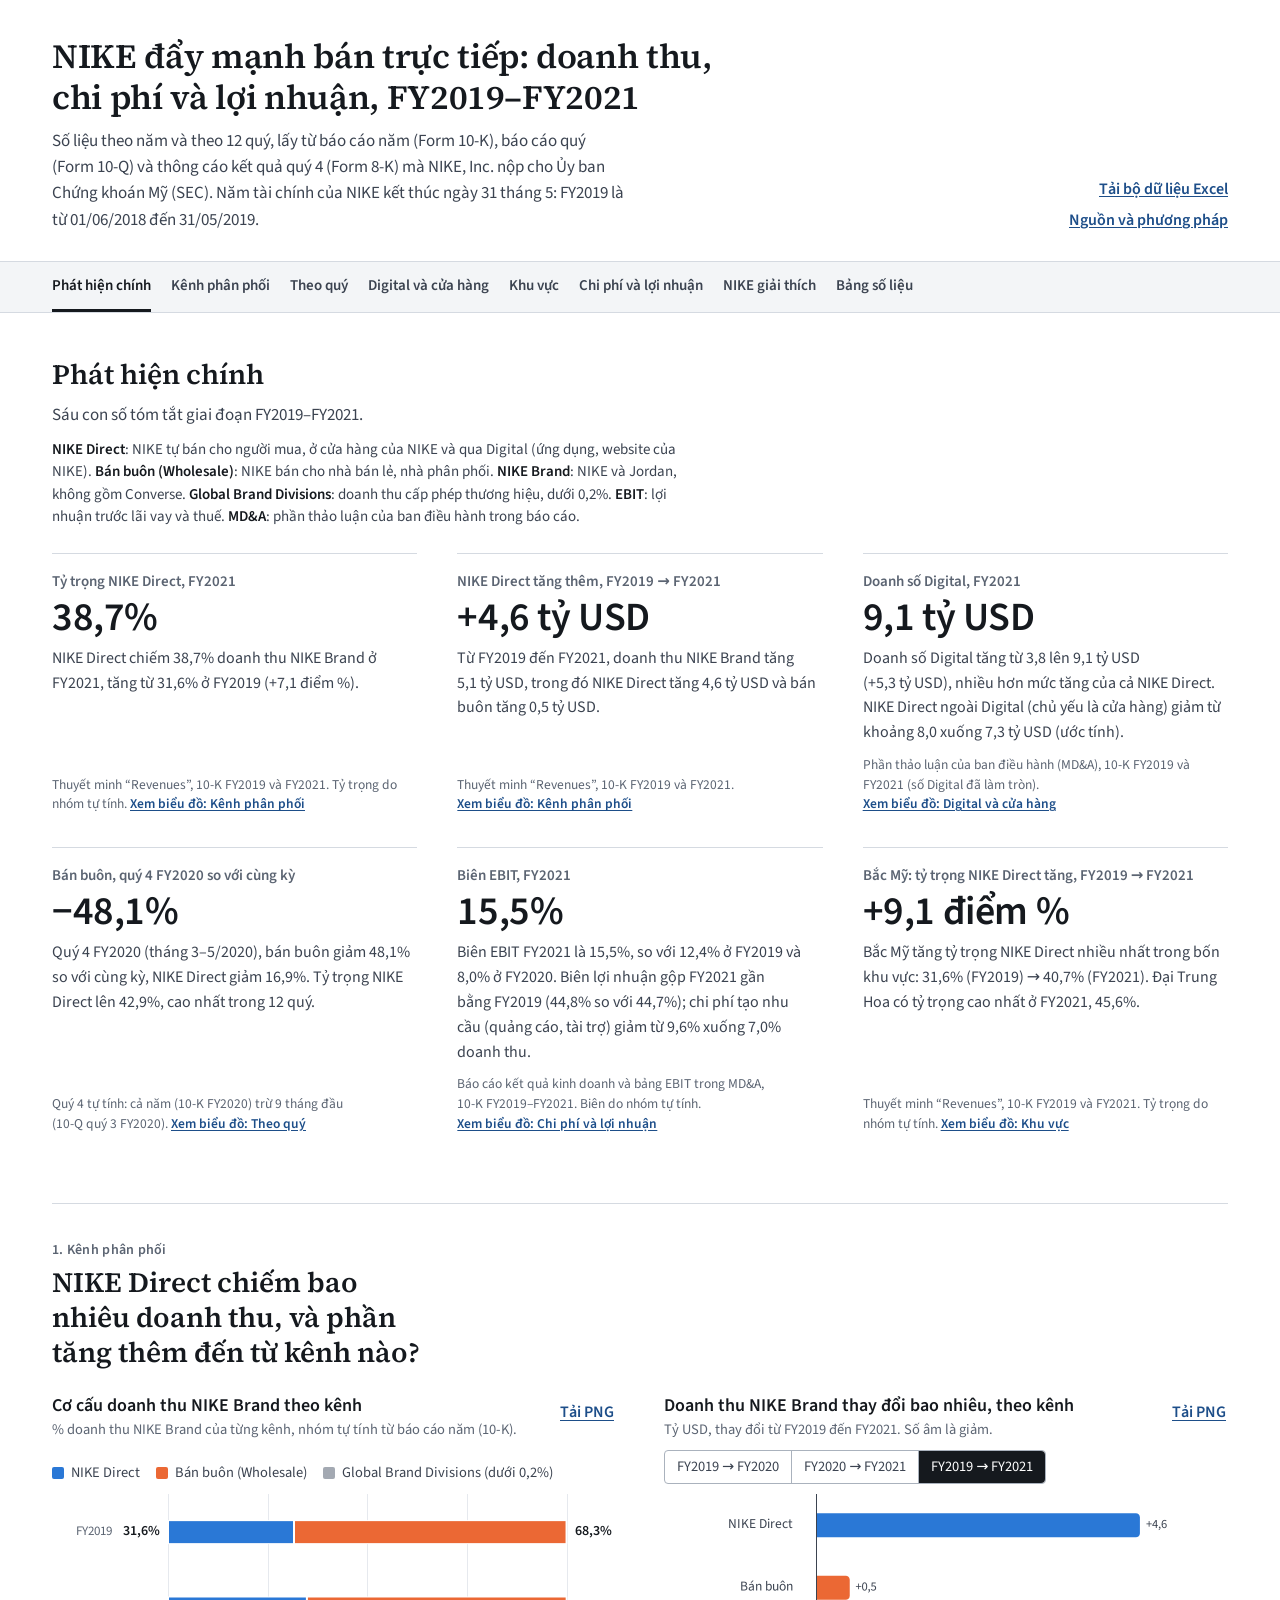
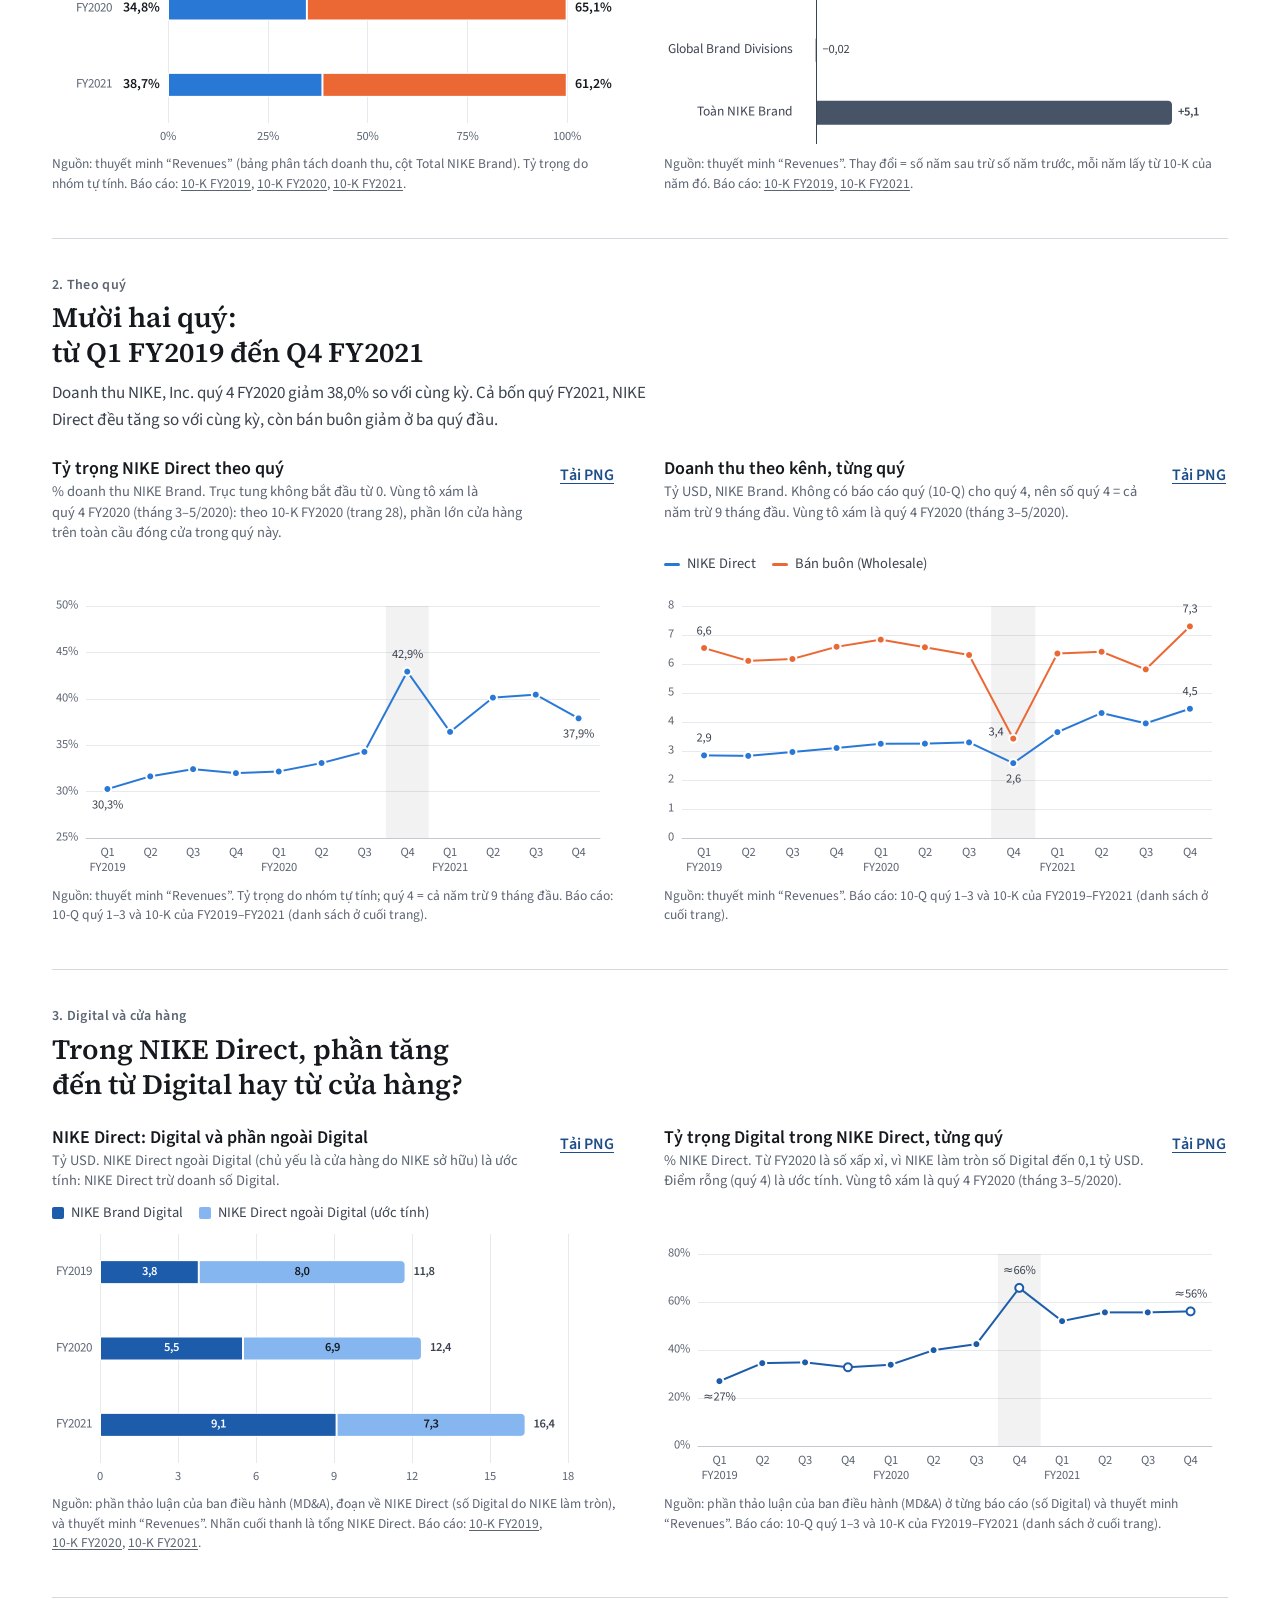
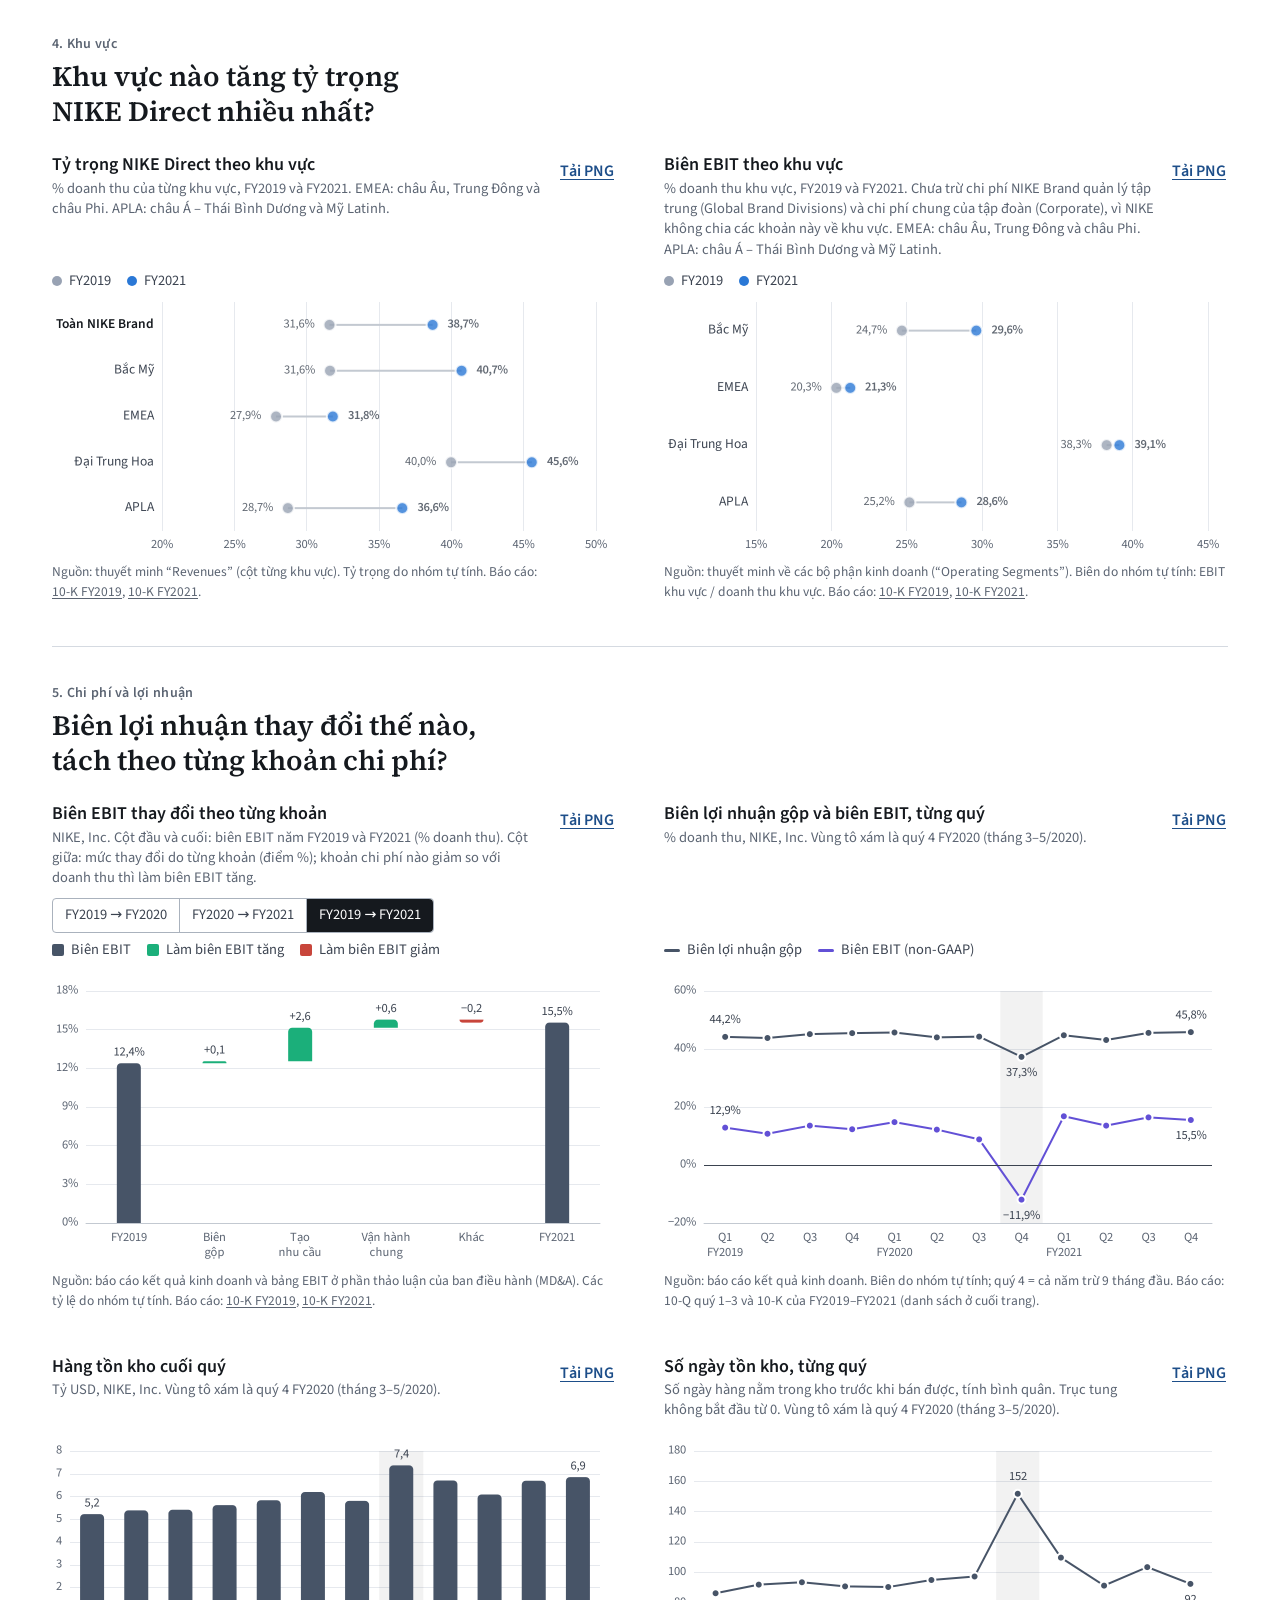
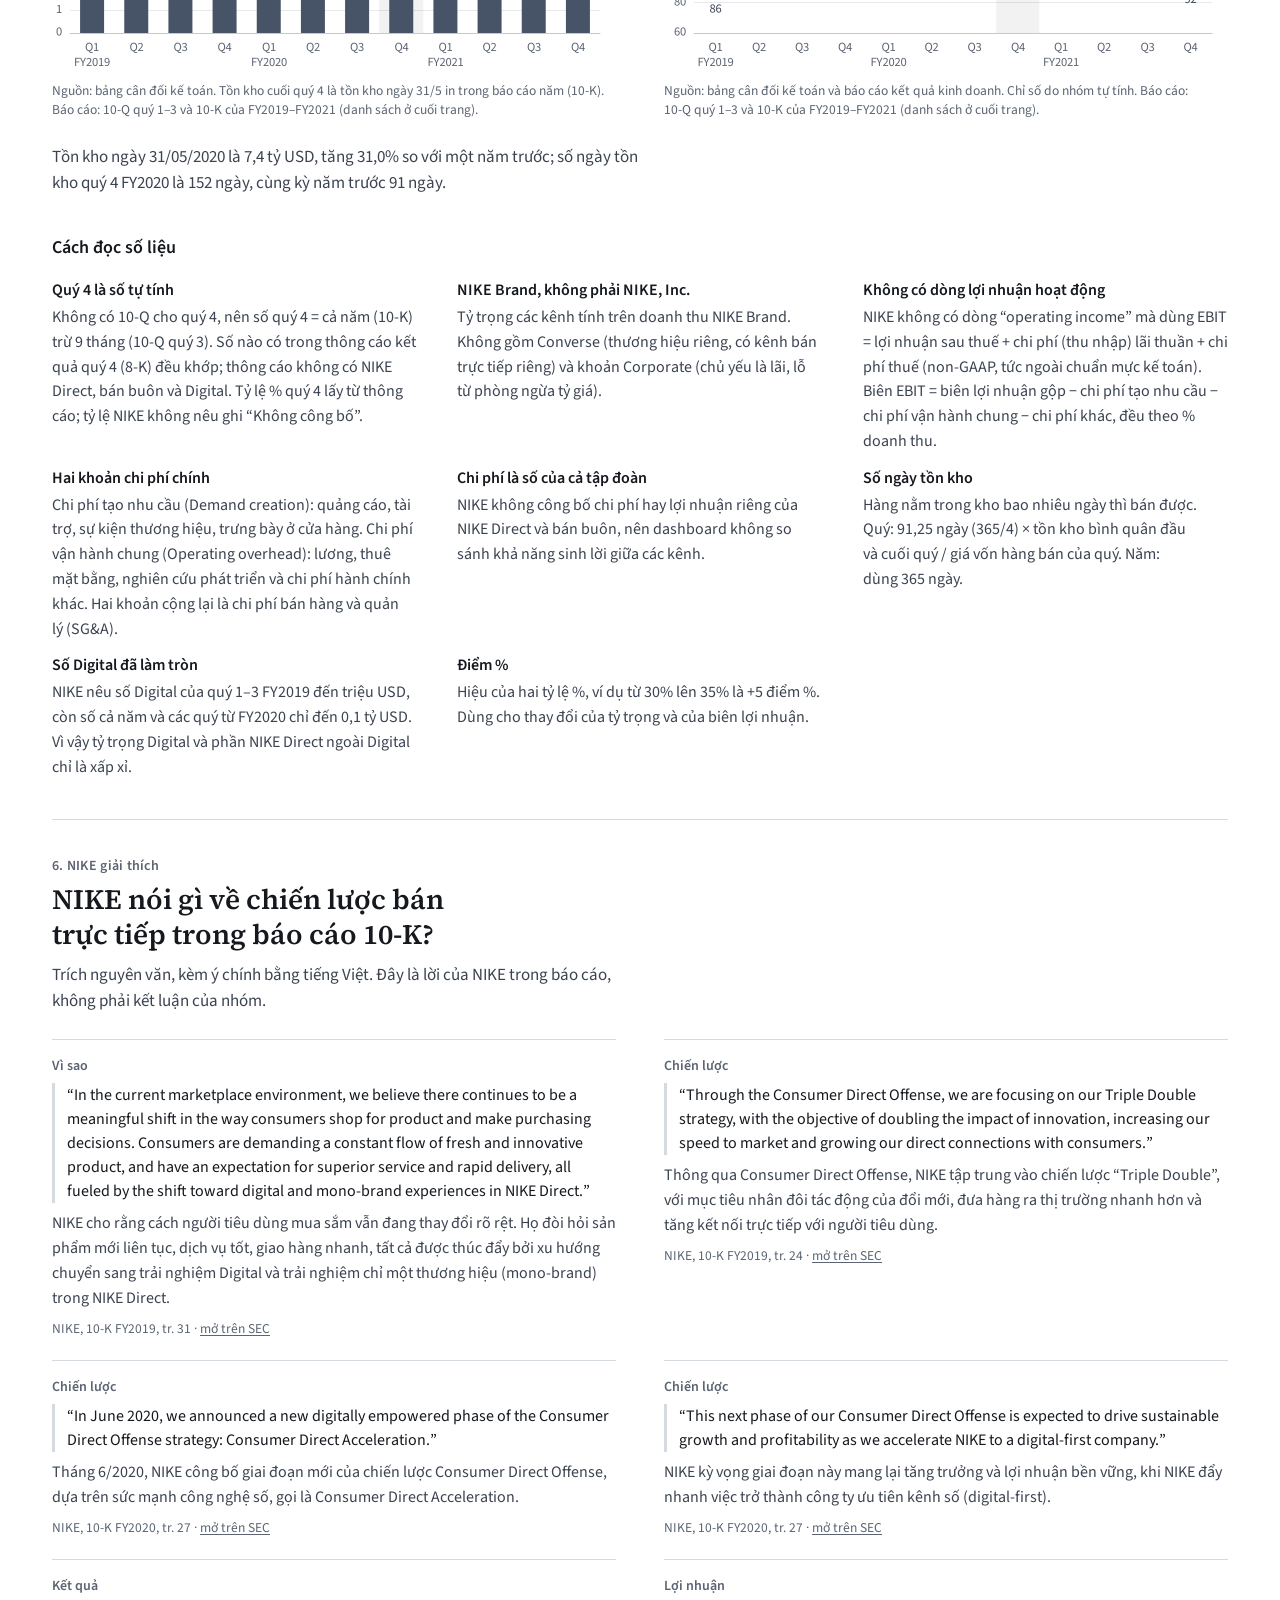
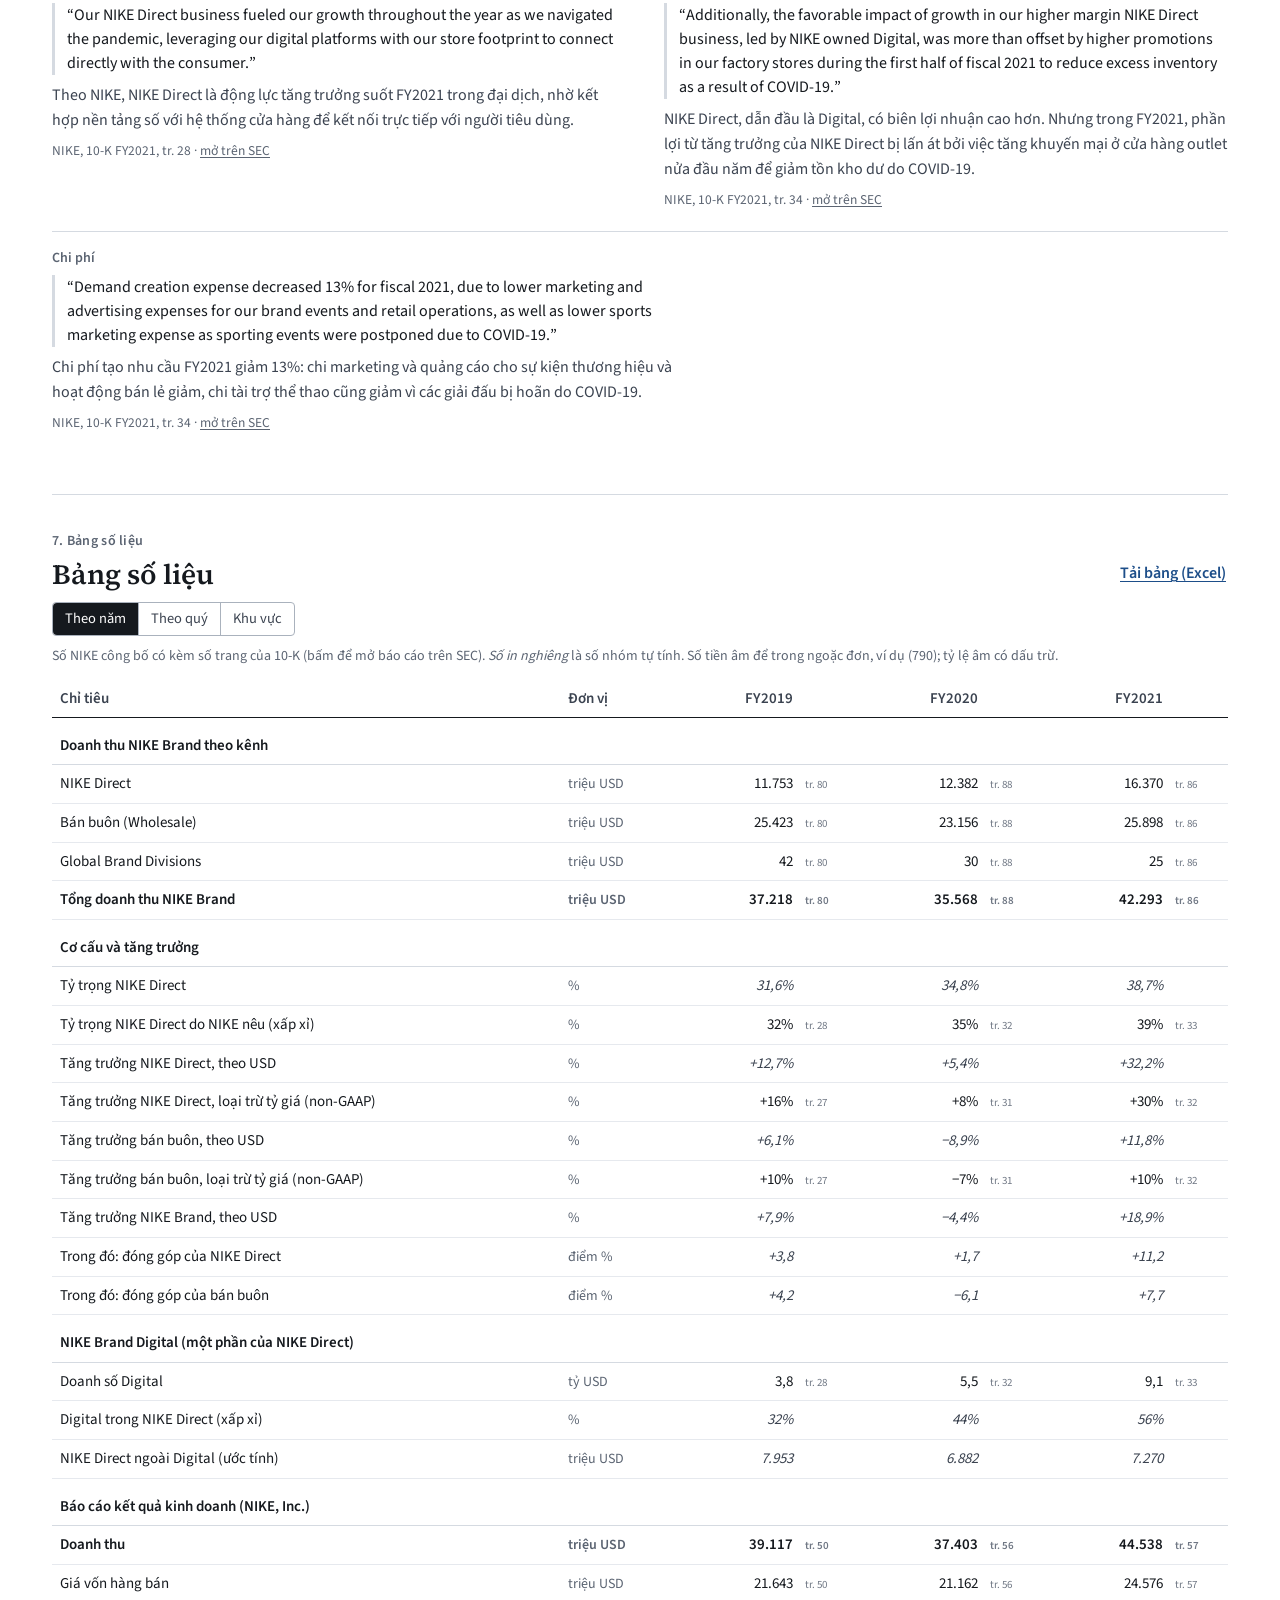
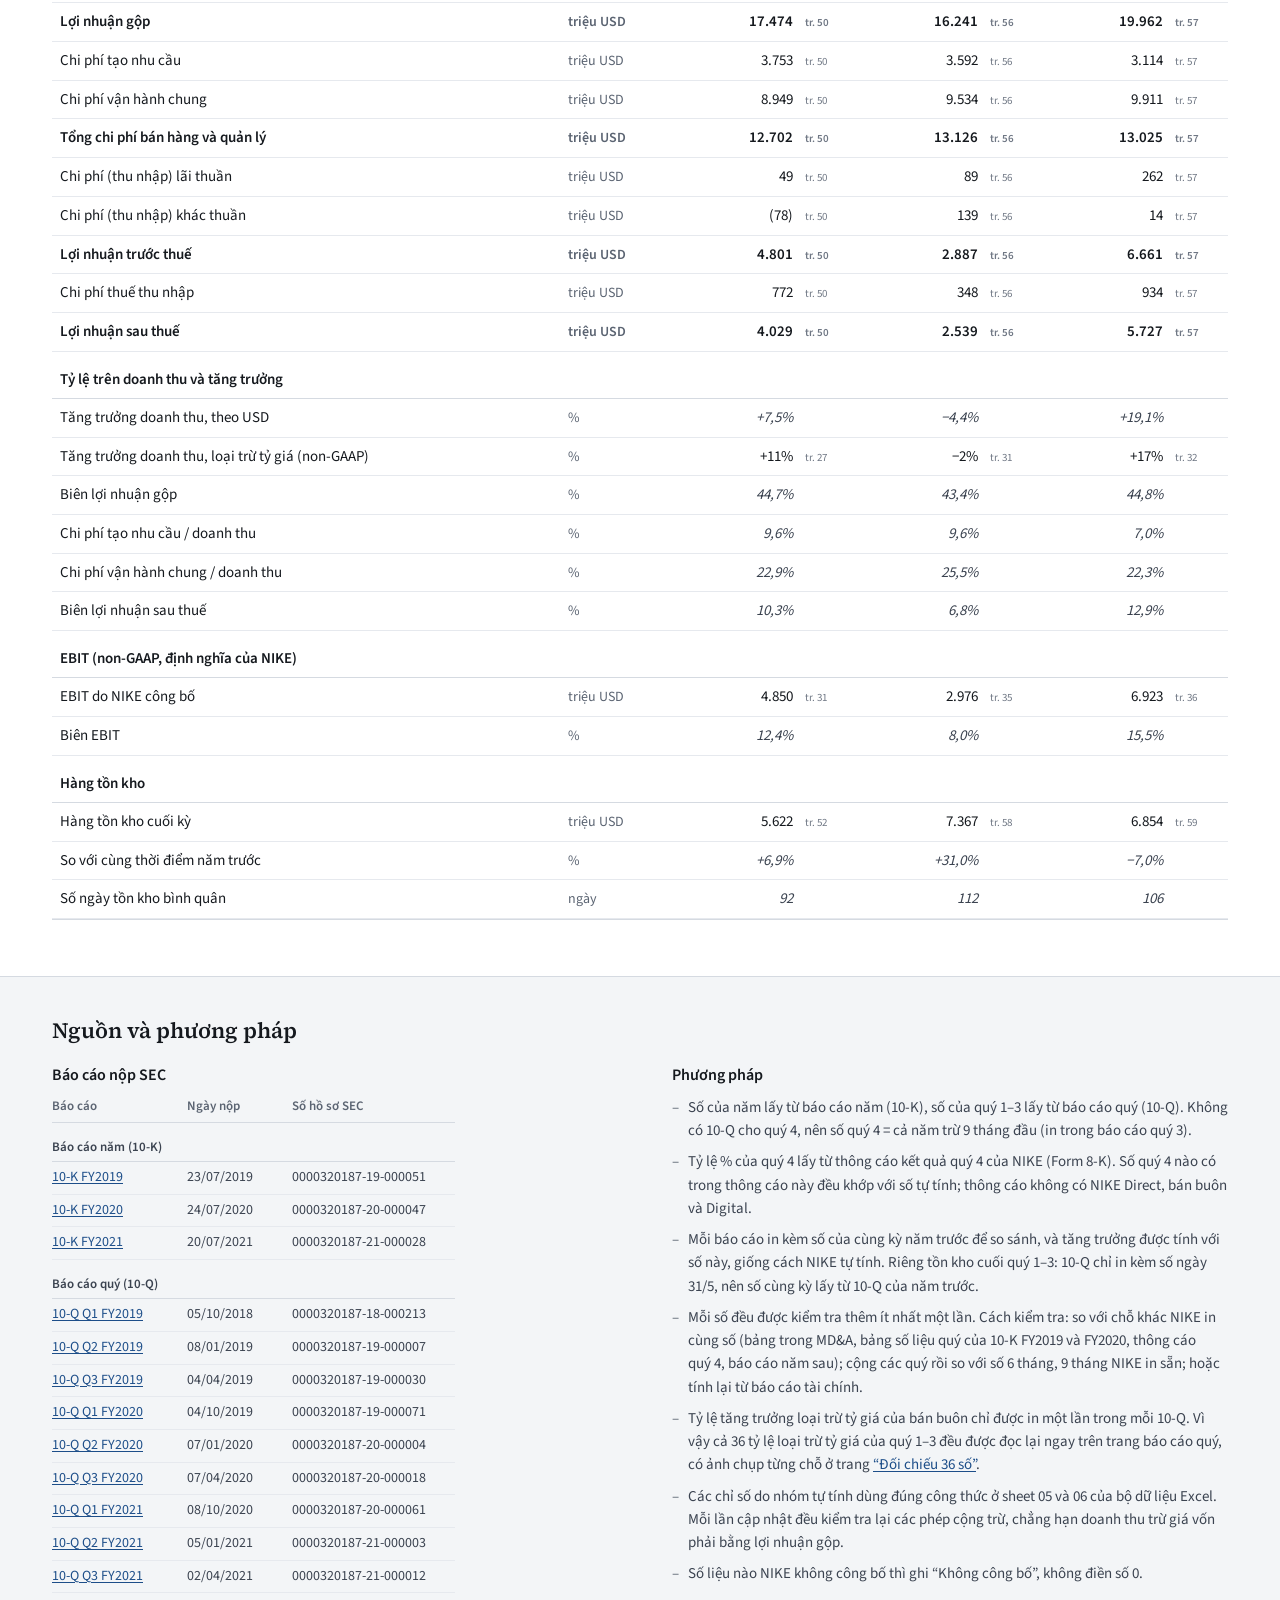
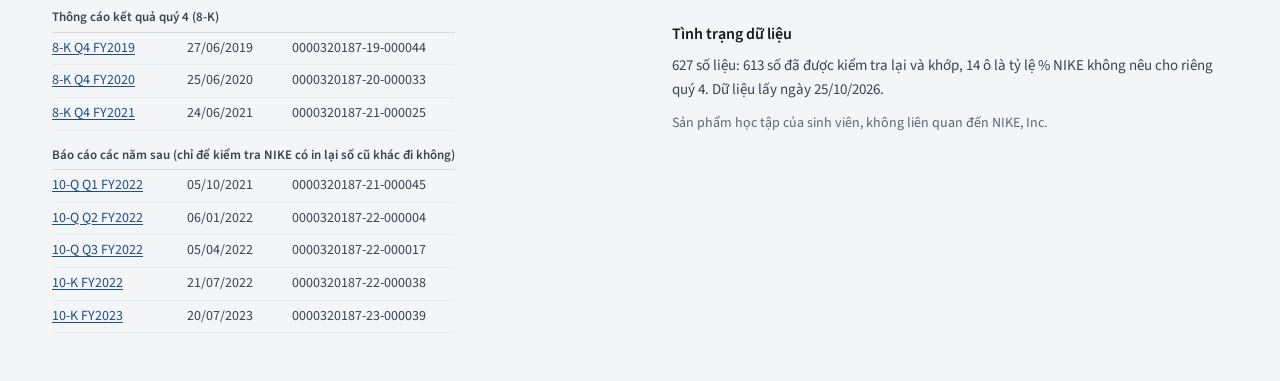
<file: site/index.html>
<!doctype html>
<html lang="vi">
<head>
<meta charset="utf-8">
<meta name="viewport" content="width=device-width, initial-scale=1">
<title>NIKE FY2019–FY2021: bán trực tiếp và kết quả tài chính</title>
<meta name="description" content="NIKE Direct, bán buôn, Digital, bốn khu vực và kết quả tài chính của NIKE, Inc. theo năm và theo 12 quý, FY2019–FY2021, từ báo cáo Form 10-K, 10-Q và thông cáo kết quả quý 4 (Form 8-K) nộp SEC.">
<meta name="theme-color" content="#ffffff">
<link rel="preload" href="assets/fonts/source-sans-3-latin-400.woff2" as="font" type="font/woff2" crossorigin>
<link rel="preload" href="assets/fonts/source-sans-3-vietnamese-400.woff2" as="font" type="font/woff2" crossorigin>
<link rel="icon" href="data:image/svg+xml,%3Csvg xmlns=%27http://www.w3.org/2000/svg%27 viewBox=%270 0 32 32%27%3E%3Crect x=%272%27 y=%2711%27 width=%2711%27 height=%2710%27 fill=%27%232a78d6%27/%3E%3Crect x=%2714%27 y=%2711%27 width=%2716%27 height=%2710%27 fill=%27%23eb6834%27/%3E%3C/svg%3E">
<link rel="stylesheet" href="assets/styles.css">
<script src="assets/vendor/echarts-5.6.0.min.js" defer></script>
<script src="assets/app.js" defer></script>
</head>
<body>
<a class="skip-link" href="#noi-dung">Bỏ qua đến nội dung chính</a>

<header class="masthead">
  <div class="wrap masthead-inner">
    <div>
      <h1>NIKE đẩy mạnh bán trực tiếp: doanh thu, chi phí và lợi nhuận, FY2019–FY2021</h1>
      <p class="masthead-sub">Số liệu theo năm và theo 12 quý, lấy từ báo cáo năm (Form 10-K), báo cáo quý (Form 10-Q) và thông cáo kết quả quý 4 (Form 8-K) mà NIKE, Inc. nộp cho Ủy ban Chứng khoán Mỹ (SEC). Năm tài chính của NIKE kết thúc ngày 31 tháng 5: FY2019 là từ 01/06/2018 đến 31/05/2019.</p>
    </div>
    <nav class="masthead-links" aria-label="Tài liệu">
      <a id="download-workbook" href="downloads/NIKE_Financial_Dataset_FY2019-2021.xlsx" download>Tải bộ dữ liệu Excel</a>
      <a href="#nguon">Nguồn và phương pháp</a>
    </nav>
  </div>
</header>

<nav class="section-nav" aria-label="Các phần của trang">
  <div class="wrap section-nav-inner">
    <a href="#phat-hien">Phát hiện chính</a>
    <a href="#kenh">Kênh phân phối</a>
    <a href="#quy">Theo quý</a>
    <a href="#digital">Digital và cửa hàng</a>
    <a href="#khu-vuc">Khu vực</a>
    <a href="#loi-nhuan">Chi phí và lợi nhuận</a>
    <a href="#nike-giai-thich">NIKE giải thích</a>
    <a href="#bang-so-lieu">Bảng số liệu</a>
  </div>
</nav>
<p class="visually-hidden" id="live" aria-live="polite"></p>

<main id="noi-dung" tabindex="-1">
  <div class="wrap">
    <noscript><p class="notice">Trang này cần JavaScript để vẽ biểu đồ. Toàn bộ số liệu cũng có trong bộ dữ liệu Excel.</p></noscript>
    <p class="notice" id="load-error" hidden></p>

    <section class="block" id="phat-hien" aria-labelledby="phat-hien-title">
      <header class="block-head">
        <h2 id="phat-hien-title" class="question">Phát hiện chính</h2>
        <p class="block-note">Sáu con số tóm tắt giai đoạn FY2019–FY2021.</p>
        <p class="block-terms" id="terms"><b>NIKE Direct</b>: NIKE tự bán cho người mua, ở cửa hàng của NIKE và qua Digital (ứng dụng, website của NIKE). <b>Bán buôn (Wholesale)</b>: NIKE bán cho nhà bán lẻ, nhà phân phối. <b>NIKE Brand</b>: NIKE và Jordan, không gồm Converse. <b>Global Brand Divisions</b>: doanh thu cấp phép thương hiệu, dưới 0,2%. <b>EBIT</b>: lợi nhuận trước lãi vay và thuế. <b>MD&amp;A</b>: phần thảo luận của ban điều hành trong báo cáo.</p>
      </header>
      <div class="findings" id="findings"></div>
    </section>

    <section class="block" id="kenh" aria-labelledby="kenh-title">
      <header class="block-head">
        <p class="block-kicker">1. Kênh phân phối</p>
        <h2 id="kenh-title" class="question">NIKE Direct chiếm bao nhiêu doanh thu, và phần tăng thêm đến từ kênh nào?</h2>
      </header>
      <div class="grid-2">
        <figure class="figure" id="fig-share">
          <figcaption class="figure-head">
            <div>
              <h3>Cơ cấu doanh thu NIKE Brand theo kênh</h3>
              <p class="figure-sub">% doanh thu NIKE Brand của từng kênh, nhóm tự tính từ báo cáo năm (10-K).</p>
            </div>
            <button type="button" class="text-button export-png" data-chart="share">Tải PNG</button>
          </figcaption>
          <div class="legend" data-legend="share"></div>
          <div class="chart chart-share" data-chart="share" role="img"></div>
          <p class="source" data-source="share"></p>
        </figure>

        <figure class="figure" id="fig-change">
          <figcaption class="figure-head">
            <div>
              <h3>Doanh thu NIKE Brand thay đổi bao nhiêu, theo kênh</h3>
              <p class="figure-sub" id="change-sub">Tỷ USD.</p>
            </div>
            <button type="button" class="text-button export-png" data-chart="change">Tải PNG</button>
          </figcaption>
          <div class="figure-tools">
            <fieldset class="segmented" data-toggle="change">
              <legend class="visually-hidden">Giai đoạn so sánh</legend>
              <label><input type="radio" name="change" value="FY2019-FY2020"> FY2019 → FY2020</label>
              <label><input type="radio" name="change" value="FY2020-FY2021"> FY2020 → FY2021</label>
              <label><input type="radio" name="change" value="FY2019-FY2021" checked> FY2019 → FY2021</label>
            </fieldset>
          </div>
          <div class="chart chart-share" data-chart="change" role="img"></div>
          <p class="source" data-source="change"></p>
        </figure>
      </div>
    </section>

    <section class="block" id="quy" aria-labelledby="quy-title">
      <header class="block-head">
        <p class="block-kicker">2. Theo quý</p>
        <h2 id="quy-title" class="question">Mười hai quý: từ&nbsp;Q1 FY2019 đến Q4 FY2021</h2>
        <p class="block-note" id="note-quy"></p>
      </header>
      <div class="grid-2">
        <figure class="figure" id="fig-share-q">
          <figcaption class="figure-head">
            <div>
              <h3>Tỷ trọng NIKE Direct theo quý</h3>
              <p class="figure-sub">% doanh thu NIKE Brand. Trục tung không bắt đầu từ 0. Vùng tô xám là quý 4 FY2020 (tháng 3–5/2020): theo 10-K FY2020 (trang 28), phần lớn cửa hàng trên toàn cầu đóng cửa trong quý này.</p>
            </div>
            <button type="button" class="text-button export-png" data-chart="shareQ">Tải PNG</button>
          </figcaption>
          <div class="chart" data-chart="shareQ" role="img"></div>
          <p class="source" data-source="shareQ"></p>
        </figure>

        <figure class="figure" id="fig-channel-q">
          <figcaption class="figure-head">
            <div>
              <h3>Doanh thu theo kênh, từng quý</h3>
              <p class="figure-sub">Tỷ USD, NIKE Brand. Không có báo cáo quý (10-Q) cho quý 4, nên số quý 4 = cả năm trừ 9 tháng đầu. Vùng tô xám là quý 4 FY2020 (tháng 3–5/2020).</p>
            </div>
            <button type="button" class="text-button export-png" data-chart="channelQ">Tải PNG</button>
          </figcaption>
          <div class="legend" data-legend="channelQ"></div>
          <div class="chart" data-chart="channelQ" role="img"></div>
          <p class="source" data-source="channelQ"></p>
        </figure>
      </div>
    </section>

    <section class="block" id="digital" aria-labelledby="digital-title">
      <header class="block-head">
        <p class="block-kicker">3. Digital và cửa hàng</p>
        <h2 id="digital-title" class="question">Trong NIKE Direct, phần tăng đến từ Digital hay từ cửa hàng?</h2>
      </header>
      <div class="grid-2">
        <figure class="figure" id="fig-digital">
          <figcaption class="figure-head">
            <div>
              <h3>NIKE Direct: Digital và phần ngoài Digital</h3>
              <p class="figure-sub">Tỷ USD. NIKE Direct ngoài Digital (chủ yếu là cửa hàng do NIKE sở hữu) là ước tính: NIKE Direct trừ doanh số Digital.</p>
            </div>
            <button type="button" class="text-button export-png" data-chart="digital">Tải PNG</button>
          </figcaption>
          <div class="legend" data-legend="digital"></div>
          <div class="chart chart-share" data-chart="digital" role="img"></div>
          <p class="source" data-source="digital"></p>
        </figure>

        <figure class="figure" id="fig-digital-q">
          <figcaption class="figure-head">
            <div>
              <h3>Tỷ trọng Digital trong NIKE Direct, từng quý</h3>
              <p class="figure-sub">% NIKE Direct. Từ FY2020 là số xấp xỉ, vì NIKE làm tròn số Digital đến 0,1 tỷ USD. Điểm rỗng (quý 4) là ước tính. Vùng tô xám là quý 4 FY2020 (tháng 3–5/2020).</p>
            </div>
            <button type="button" class="text-button export-png" data-chart="digitalQ">Tải PNG</button>
          </figcaption>
          <div class="chart chart-share" data-chart="digitalQ" role="img"></div>
          <p class="source" data-source="digitalQ"></p>
        </figure>
      </div>
    </section>

    <section class="block" id="khu-vuc" aria-labelledby="khu-vuc-title">
      <header class="block-head">
        <p class="block-kicker">4. Khu vực</p>
        <h2 id="khu-vuc-title" class="question">Khu vực nào tăng tỷ trọng NIKE Direct nhiều nhất?</h2>
      </header>
      <div class="grid-2">
        <figure class="figure" id="fig-regions">
          <figcaption class="figure-head">
            <div>
              <h3>Tỷ trọng NIKE Direct theo khu vực</h3>
              <p class="figure-sub">% doanh thu của từng khu vực, FY2019 và FY2021. EMEA: châu Âu, Trung Đông và châu Phi. APLA: châu Á – Thái Bình Dương và Mỹ Latinh.</p>
            </div>
            <button type="button" class="text-button export-png" data-chart="regions">Tải PNG</button>
          </figcaption>
          <div class="legend" data-legend="regions"></div>
          <div class="chart chart-share" data-chart="regions" role="img"></div>
          <p class="source" data-source="regions"></p>
        </figure>

        <figure class="figure" id="fig-regions-ebit">
          <figcaption class="figure-head">
            <div>
              <h3>Biên EBIT theo khu vực</h3>
              <p class="figure-sub">% doanh thu khu vực, FY2019 và FY2021. Chưa trừ chi phí NIKE Brand quản lý tập trung (Global Brand Divisions) và chi phí chung của tập đoàn (Corporate), vì NIKE không chia các khoản này về khu vực. EMEA: châu Âu, Trung Đông và châu Phi. APLA: châu Á – Thái Bình Dương và Mỹ Latinh.</p>
            </div>
            <button type="button" class="text-button export-png" data-chart="regionsEbit">Tải PNG</button>
          </figcaption>
          <div class="legend" data-legend="regionsEbit"></div>
          <div class="chart chart-share" data-chart="regionsEbit" role="img"></div>
          <p class="source" data-source="regionsEbit"></p>
        </figure>
      </div>
    </section>

    <section class="block" id="loi-nhuan" aria-labelledby="loi-nhuan-title">
      <header class="block-head">
        <p class="block-kicker">5. Chi phí và lợi nhuận</p>
        <h2 id="loi-nhuan-title" class="question">Biên lợi nhuận thay đổi thế nào, tách theo từng khoản chi phí?</h2>
      </header>
      <div class="grid-2">
        <figure class="figure" id="fig-ebit-bridge">
          <figcaption class="figure-head">
            <div>
              <h3>Biên EBIT thay đổi theo từng khoản</h3>
              <p class="figure-sub" id="bridge-sub">Điểm %, NIKE, Inc.</p>
            </div>
            <button type="button" class="text-button export-png" data-chart="bridge">Tải PNG</button>
          </figcaption>
          <div class="figure-tools">
            <fieldset class="segmented" data-toggle="bridge">
              <legend class="visually-hidden">Giai đoạn so sánh</legend>
              <label><input type="radio" name="bridge" value="FY2019-FY2020"> FY2019 → FY2020</label>
              <label><input type="radio" name="bridge" value="FY2020-FY2021"> FY2020 → FY2021</label>
              <label><input type="radio" name="bridge" value="FY2019-FY2021" checked> FY2019 → FY2021</label>
            </fieldset>
            <div class="legend" data-legend="bridge"></div>
          </div>
          <div class="chart" data-chart="bridge" role="img"></div>
          <p class="source" data-source="bridge"></p>
        </figure>

        <figure class="figure" id="fig-margins-q">
          <figcaption class="figure-head">
            <div>
              <h3>Biên lợi nhuận gộp và biên EBIT, từng quý</h3>
              <p class="figure-sub">% doanh thu, NIKE, Inc. Vùng tô xám là quý 4 FY2020 (tháng 3–5/2020).</p>
            </div>
            <button type="button" class="text-button export-png" data-chart="marginsQ">Tải PNG</button>
          </figcaption>
          <div class="legend" data-legend="marginsQ"></div>
          <div class="chart" data-chart="marginsQ" role="img"></div>
          <p class="source" data-source="marginsQ"></p>
        </figure>

        <figure class="figure" id="fig-inventory-q">
          <figcaption class="figure-head">
            <div>
              <h3>Hàng tồn kho cuối quý</h3>
              <p class="figure-sub">Tỷ USD, NIKE, Inc. Vùng tô xám là quý 4 FY2020 (tháng 3–5/2020).</p>
            </div>
            <button type="button" class="text-button export-png" data-chart="inventoryQ">Tải PNG</button>
          </figcaption>
          <div class="chart chart-small" data-chart="inventoryQ" role="img"></div>
          <p class="source" data-source="inventoryQ"></p>
        </figure>

        <figure class="figure" id="fig-days-q">
          <figcaption class="figure-head">
            <div>
              <h3>Số ngày tồn kho, từng quý</h3>
              <p class="figure-sub">Số ngày hàng nằm trong kho trước khi bán được, tính bình quân. Trục tung không bắt đầu từ 0. Vùng tô xám là quý 4 FY2020 (tháng 3–5/2020).</p>
            </div>
            <button type="button" class="text-button export-png" data-chart="daysQ">Tải PNG</button>
          </figcaption>
          <div class="chart chart-small" data-chart="daysQ" role="img"></div>
          <p class="source" data-source="daysQ"></p>
        </figure>
      </div>
      <p class="block-note block-note-after" id="note-ton-kho"></p>

      <aside class="reading-notes reading-notes-wide" aria-labelledby="notes-title">
        <h3 id="notes-title">Cách đọc số liệu</h3>
        <dl>
          <div>
            <dt>Quý 4 là số tự tính</dt>
            <dd>Không có 10-Q cho quý 4, nên số quý 4 = cả năm (10-K) trừ 9 tháng (10-Q quý 3). Số nào có trong thông cáo kết quả quý 4 (8-K) đều khớp; thông cáo không có NIKE Direct, bán buôn và Digital. Tỷ lệ % quý 4 lấy từ thông cáo; tỷ lệ NIKE không nêu ghi “Không công bố”.</dd>
          </div>
          <div>
            <dt>NIKE Brand, không phải NIKE, Inc.</dt>
            <dd>Tỷ trọng các kênh tính trên doanh thu NIKE Brand. Không gồm Converse (thương hiệu riêng, có kênh bán trực tiếp riêng) và khoản Corporate (chủ yếu là lãi, lỗ từ phòng ngừa tỷ giá).</dd>
          </div>
          <div>
            <dt>Không có dòng lợi nhuận hoạt động</dt>
            <dd>NIKE không có dòng “operating income” mà dùng EBIT = lợi nhuận sau thuế + chi phí (thu nhập) lãi thuần + chi phí thuế (non-GAAP, tức ngoài chuẩn mực kế toán). Biên EBIT = biên lợi nhuận gộp − chi phí tạo nhu cầu − chi phí vận hành chung − chi phí khác, đều theo % doanh thu.</dd>
          </div>
          <div>
            <dt>Hai khoản chi phí chính</dt>
            <dd>Chi phí tạo nhu cầu (Demand creation): quảng cáo, tài trợ, sự kiện thương hiệu, trưng bày ở cửa hàng. Chi phí vận hành chung (Operating overhead): lương, thuê mặt bằng, nghiên cứu phát triển và chi phí hành chính khác. Hai khoản cộng lại là chi phí bán hàng và quản lý (SG&amp;A).</dd>
          </div>
          <div>
            <dt>Chi phí là số của cả tập đoàn</dt>
            <dd>NIKE không công bố chi phí hay lợi nhuận riêng của NIKE Direct và bán buôn, nên dashboard không so sánh khả năng sinh lời giữa các kênh.</dd>
          </div>
          <div>
            <dt>Số ngày tồn kho</dt>
            <dd>Hàng nằm trong kho bao nhiêu ngày thì bán được. Quý: 91,25 ngày (365/4) × tồn kho bình quân đầu và cuối quý / giá vốn hàng bán của quý. Năm: dùng 365 ngày.</dd>
          </div>
          <div>
            <dt>Số Digital đã làm tròn</dt>
            <dd>NIKE nêu số Digital của quý 1–3 FY2019 đến triệu USD, còn số cả năm và các quý từ FY2020 chỉ đến 0,1 tỷ USD. Vì vậy tỷ trọng Digital và phần NIKE Direct ngoài Digital chỉ là xấp xỉ.</dd>
          </div>
          <div>
            <dt>Điểm %</dt>
            <dd>Hiệu của hai tỷ lệ %, ví dụ từ 30% lên 35% là +5 điểm %. Dùng cho thay đổi của tỷ trọng và của biên lợi nhuận.</dd>
          </div>
        </dl>
      </aside>
    </section>

    <section class="block" id="nike-giai-thich" aria-labelledby="quotes-title">
      <header class="block-head">
        <p class="block-kicker">6. NIKE giải thích</p>
        <h2 id="quotes-title" class="question">NIKE nói gì về chiến lược bán trực tiếp trong báo cáo 10-K?</h2>
        <p class="block-note">Trích nguyên văn, kèm ý chính bằng tiếng Việt. Đây là lời của NIKE trong báo cáo, không phải kết luận của nhóm.</p>
      </header>
      <div class="quotes" id="quotes"></div>
    </section>

    <section class="block table-section" id="bang-so-lieu" aria-labelledby="table-title">
      <div class="table-head">
        <div>
          <p class="block-kicker">7. Bảng số liệu</p>
          <h2 id="table-title">Bảng số liệu</h2>
        </div>
        <button type="button" class="text-button" id="xlsx-table">Tải bảng (Excel)</button>
      </div>
      <div class="figure-tools">
        <fieldset class="segmented" data-toggle="table">
          <legend class="visually-hidden">Chọn bảng</legend>
          <label><input type="radio" name="table" value="A" checked> Theo năm</label>
          <label><input type="radio" name="table" value="Q"> Theo quý</label>
          <label><input type="radio" name="table" value="R"> Khu vực</label>
        </fieldset>
      </div>
      <p class="table-key" id="table-key"></p>
      <div class="table-scroll" tabindex="0" role="region" aria-labelledby="table-title">
        <table class="data-table" id="data-table"></table>
      </div>
      <div class="print-tables" id="print-tables" aria-hidden="true"></div>
    </section>
  </div>
</main>

<footer class="site-footer" id="nguon">
  <div class="wrap">
    <h2>Nguồn và phương pháp</h2>
    <div class="footer-grid">
      <section aria-labelledby="footer-sources">
        <h3 id="footer-sources">Báo cáo nộp SEC</h3>
        <table class="filing-table" id="filing-list">
          <thead><tr><th scope="col">Báo cáo</th><th scope="col">Ngày nộp</th><th scope="col">Số hồ sơ SEC</th></tr></thead>
        </table>
      </section>
      <section aria-labelledby="footer-method">
        <h3 id="footer-method">Phương pháp</h3>
        <ul class="plain-list">
          <li>Số của năm lấy từ báo cáo năm (10-K), số của quý 1–3 lấy từ báo cáo quý (10-Q). Không có 10-Q cho quý 4, nên số quý 4 = cả năm trừ 9 tháng đầu (in trong báo cáo quý 3).</li>
          <li>Tỷ lệ % của quý 4 lấy từ thông cáo kết quả quý 4 của NIKE (Form 8-K). Số quý 4 nào có trong thông cáo này đều khớp với số tự tính; thông cáo không có NIKE Direct, bán buôn và Digital.</li>
          <li>Mỗi báo cáo in kèm số của cùng kỳ năm trước để so sánh, và tăng trưởng được tính với số này, giống cách NIKE tự tính. Riêng tồn kho cuối quý 1–3: 10-Q chỉ in kèm số ngày 31/5, nên số cùng kỳ lấy từ 10-Q của năm trước.</li>
          <li>Mỗi số đều được kiểm tra thêm ít nhất một lần. Cách kiểm tra: so với chỗ khác NIKE in cùng số (bảng trong MD&amp;A, bảng số liệu quý của 10-K FY2019 và FY2020, thông cáo quý 4, báo cáo năm sau); cộng các quý rồi so với số 6 tháng, 9 tháng NIKE in sẵn; hoặc tính lại từ báo cáo tài chính.</li>
          <li>Tỷ lệ tăng trưởng loại trừ tỷ giá của bán buôn chỉ được in một lần trong mỗi 10-Q. Vì vậy cả 36 tỷ lệ loại trừ tỷ giá của quý 1–3 đều được đọc lại ngay trên trang báo cáo quý, có ảnh chụp từng chỗ ở trang <a class="nowrap" id="evidence-link" href="bang-chung-doi-chieu/doi-chieu-36-so.html">“Đối chiếu 36 số”</a>.</li>
          <li>Các chỉ số do nhóm tự tính dùng đúng công thức ở sheet 05 và 06 của bộ dữ liệu Excel. Mỗi lần cập nhật đều kiểm tra lại các phép cộng trừ, chẳng hạn doanh thu trừ giá vốn phải bằng lợi nhuận gộp.</li>
          <li>Số liệu nào NIKE không công bố thì ghi “Không công bố”, không điền số 0.</li>
        </ul>
      </section>
      <section aria-labelledby="footer-status">
        <h3 id="footer-status">Tình trạng dữ liệu</h3>
        <p id="status-summary"></p>
        <p class="fine">Sản phẩm học tập của sinh viên, không liên quan đến NIKE, Inc.</p>
      </section>
    </div>
  </div>
</footer>
</body>
</html>
</file>
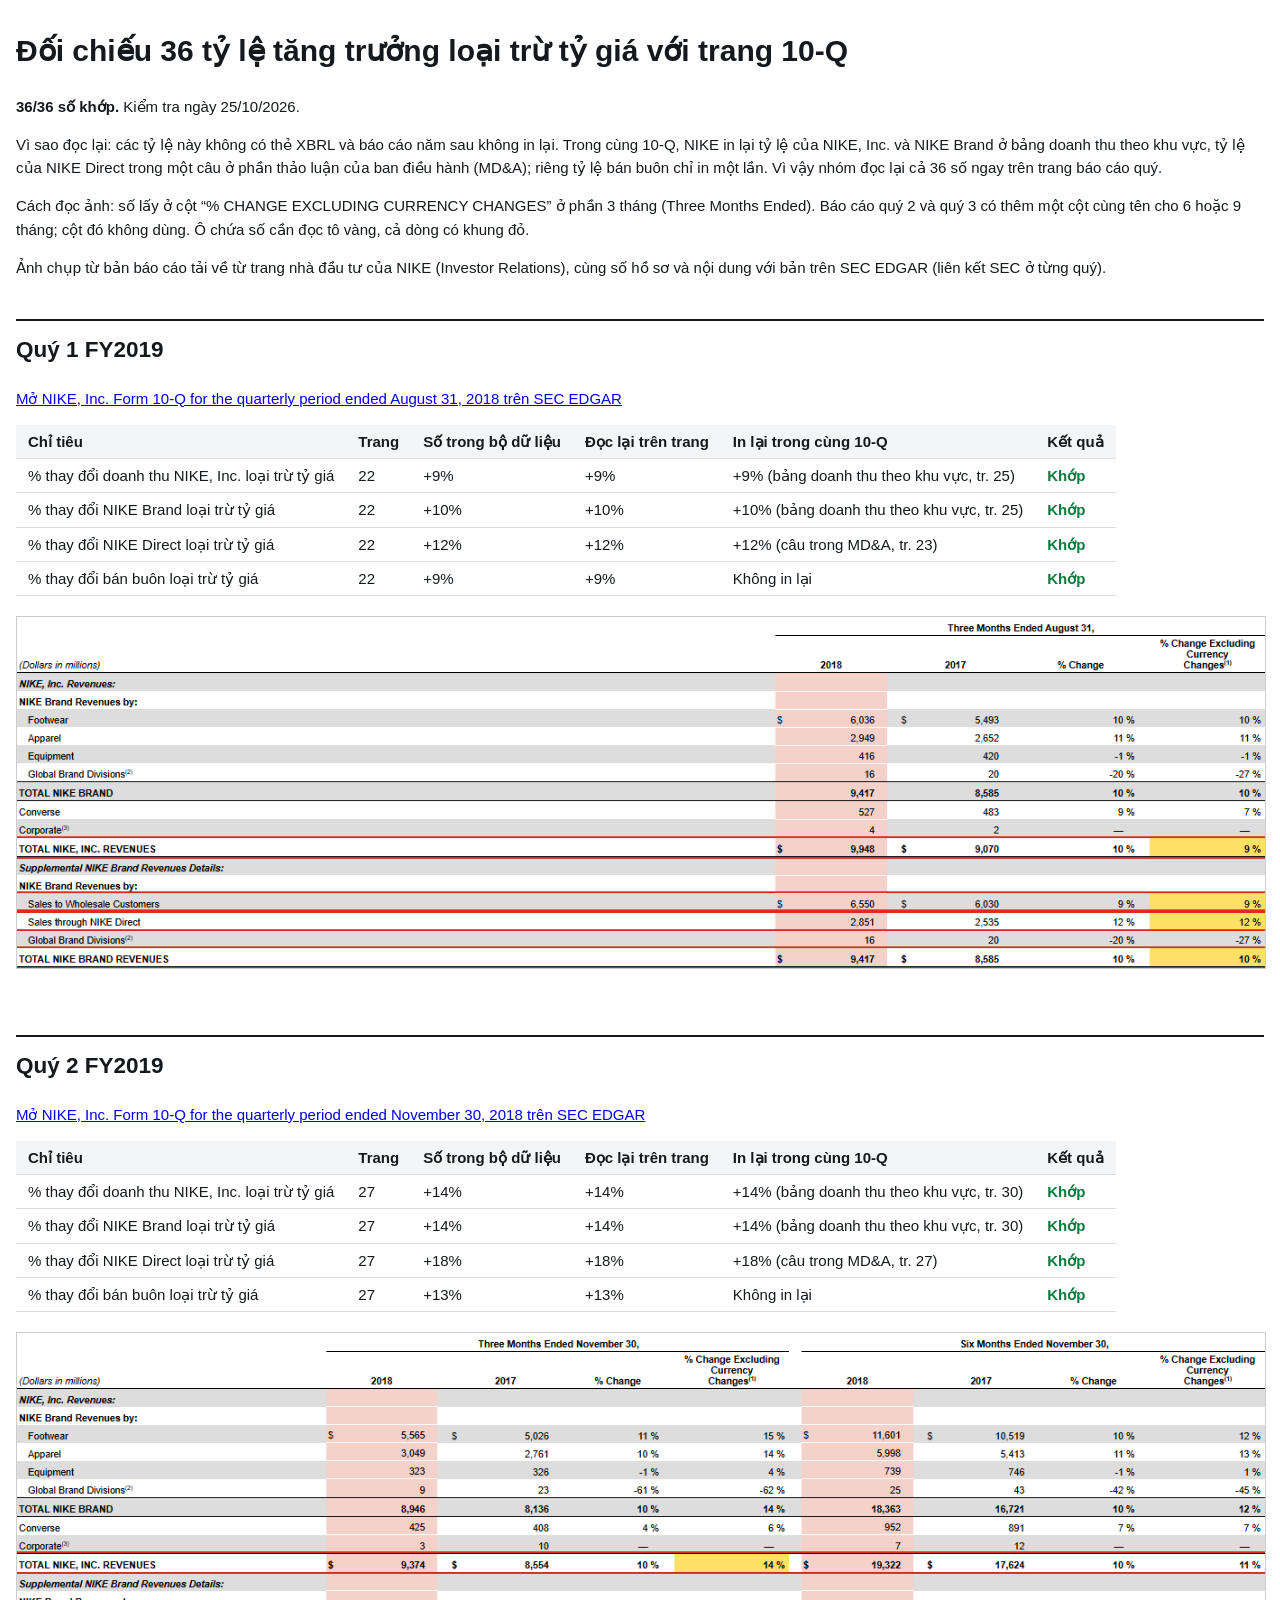
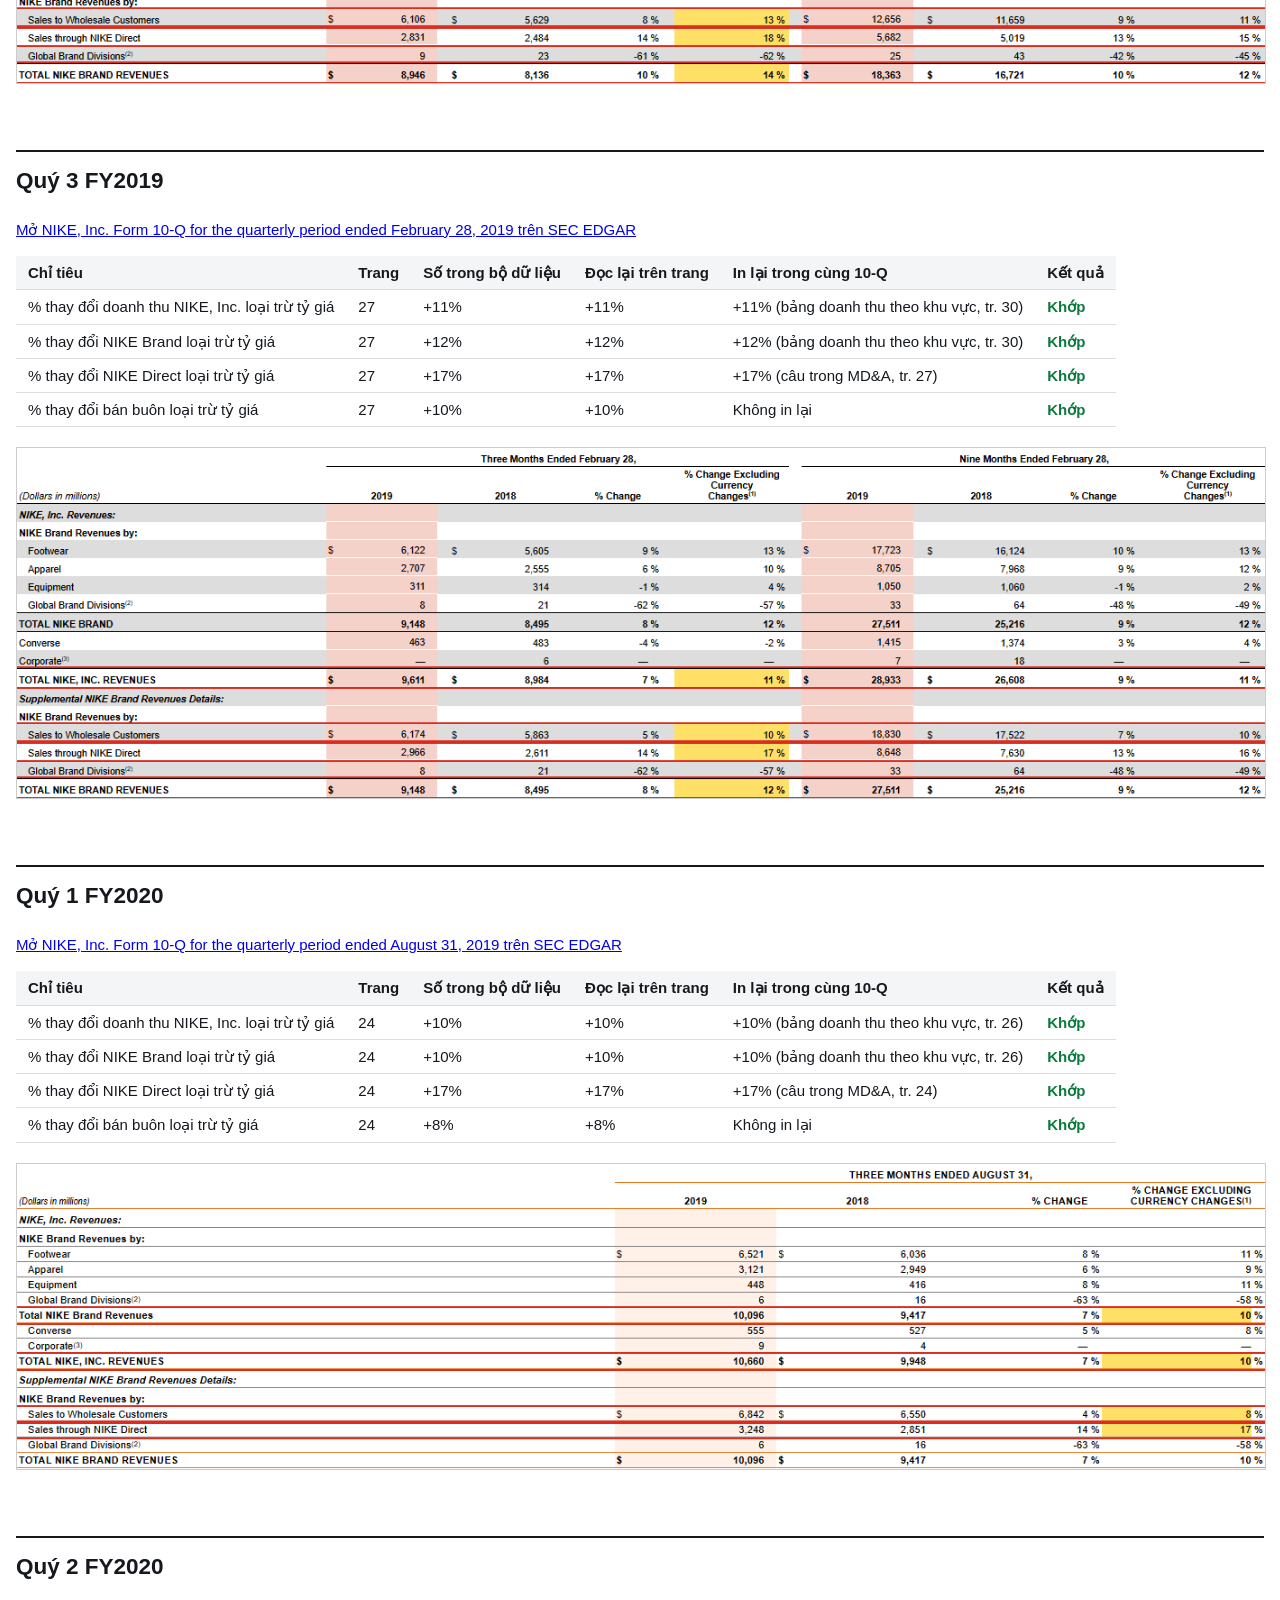
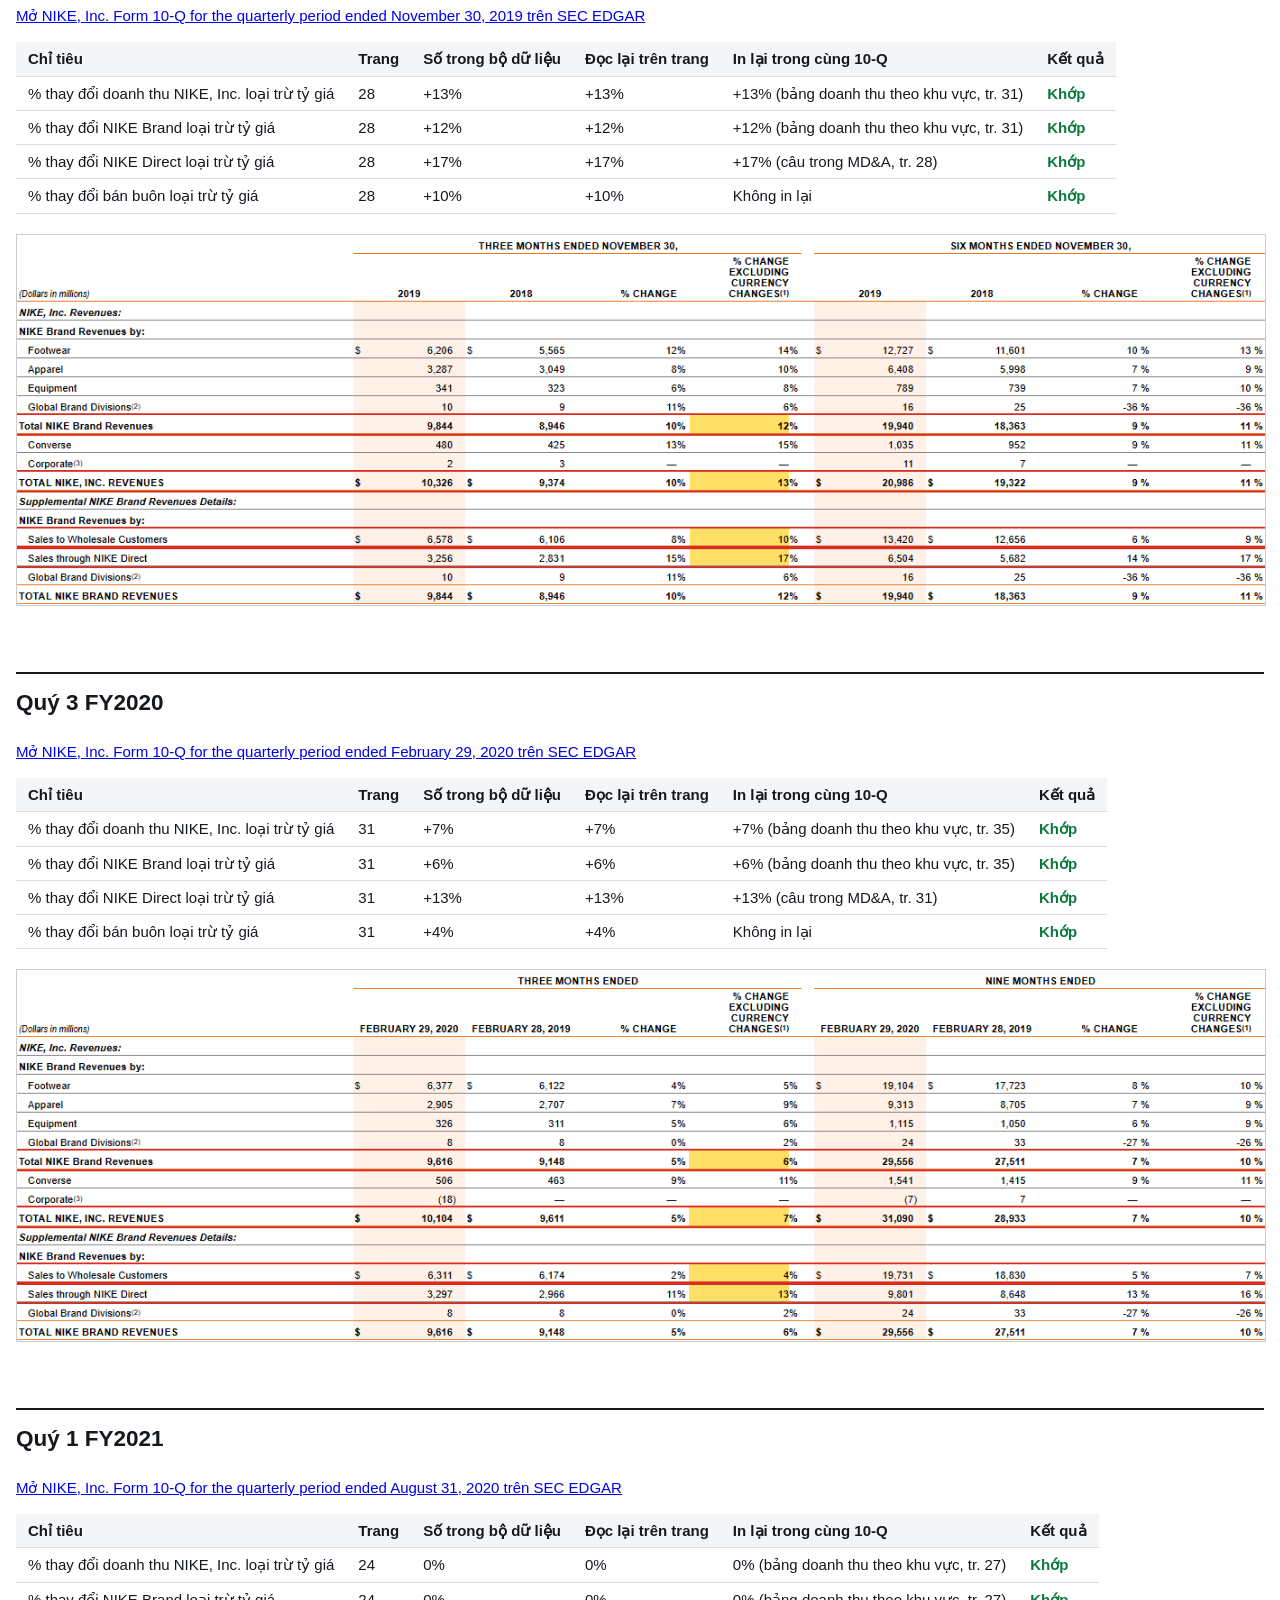
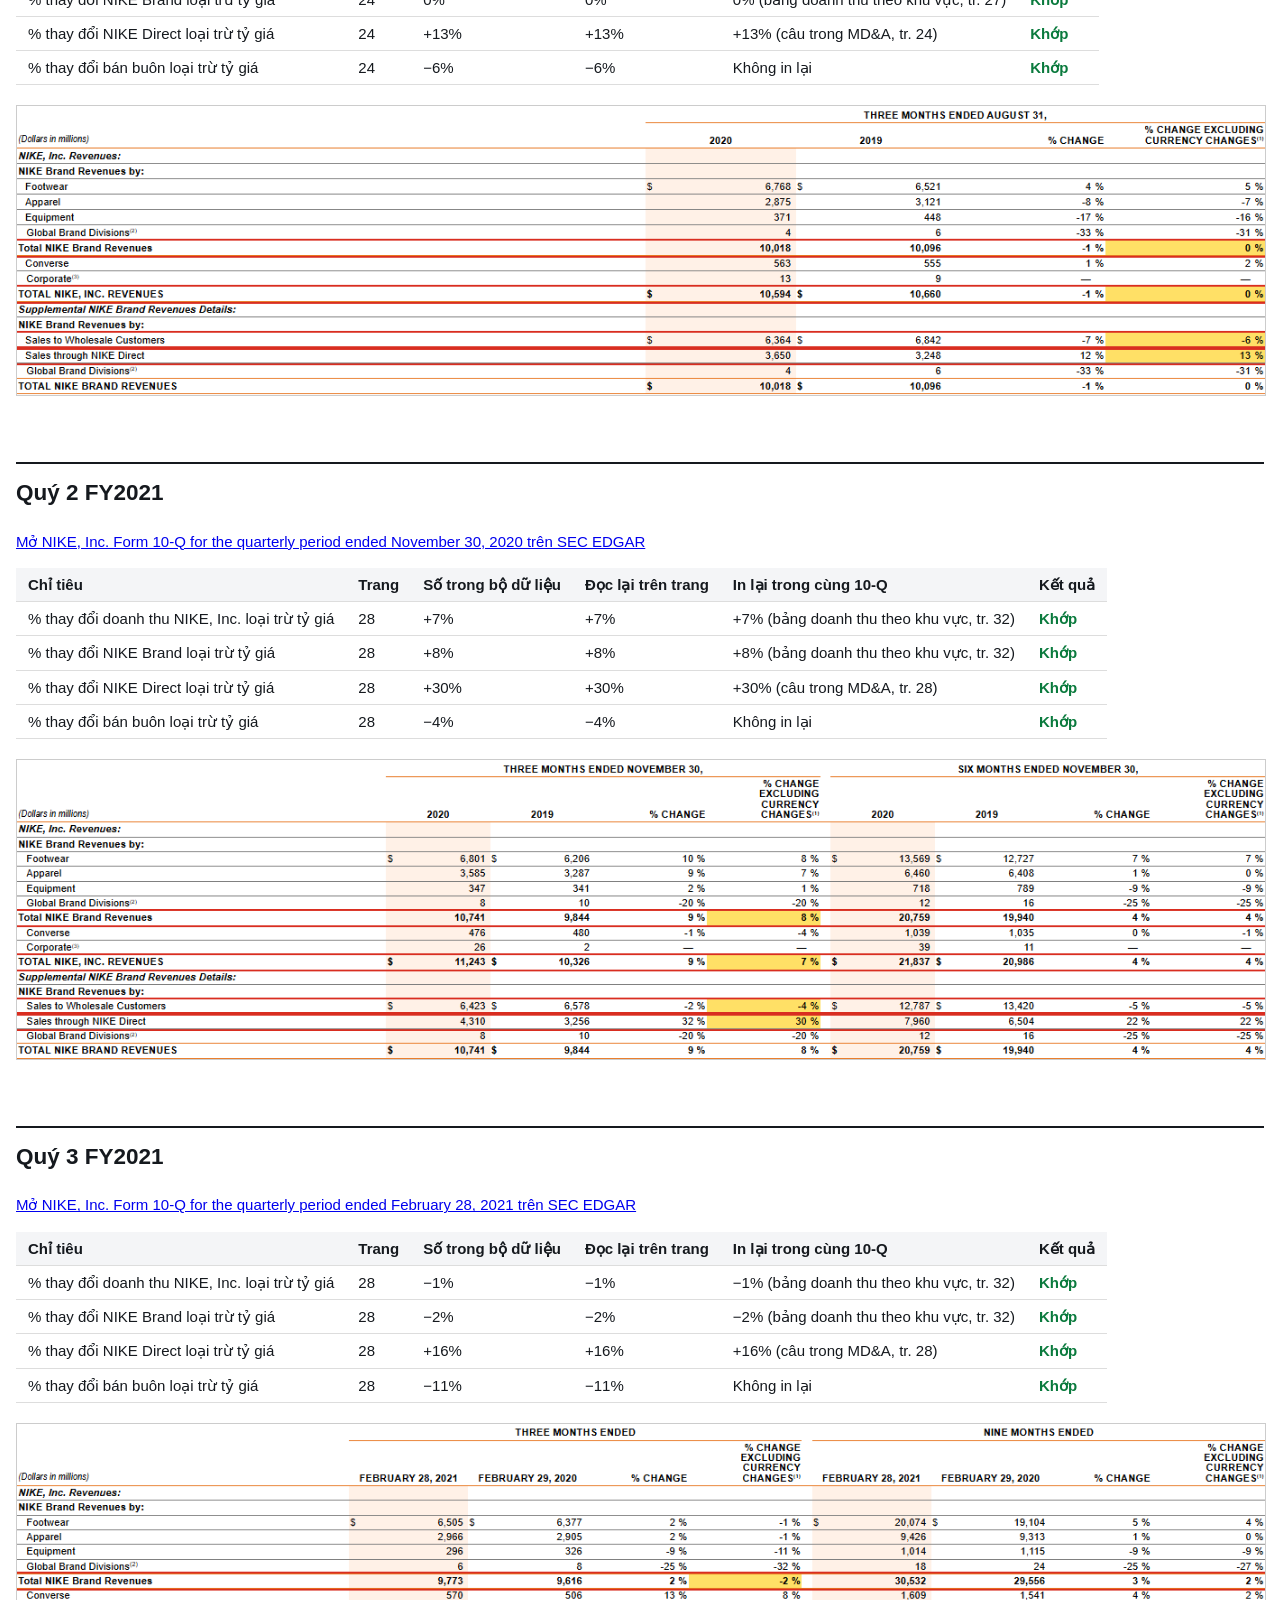
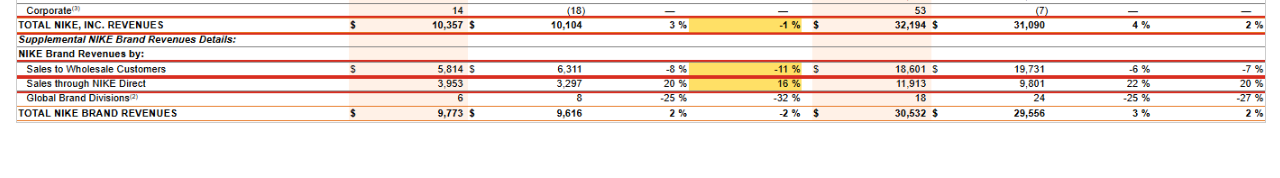
<file: handover/bang-chung-doi-chieu/doi-chieu-36-so.html>
<!doctype html><html lang='vi'><meta charset='utf-8'><meta name='viewport' content='width=device-width, initial-scale=1'><title>Đối chiếu 36 số trên trang 10-Q</title>
<style>body{font:15px/1.55 Segoe UI,Arial,sans-serif;margin:28px auto;max-width:1400px;padding:0 16px;color:#15191e}table{border-collapse:collapse;margin:8px 0 14px}td,th{border-bottom:1px solid #ddd;padding:5px 12px;text-align:left}td+td{white-space:nowrap}td.where{white-space:normal;min-width:12em}th{background:#f4f5f7}.ok{color:#0a7a3d;font-weight:600}.bad{color:#b42318;font-weight:700}img{max-width:100%;border:1px solid #ccc;margin:6px 0 20px}h2{margin-top:40px;border-top:2px solid #15191e;padding-top:12px}@media (max-width:640px){body{font-size:14px;margin:16px auto}table{width:100%}td,th{padding:5px 6px}}</style>
<h1>Đối chiếu 36 tỷ lệ tăng trưởng loại trừ tỷ giá với trang 10-Q</h1>
<p><b>36/36 số khớp.</b> Kiểm tra ngày 25/10/2026.</p>
<p>Vì sao đọc lại: các tỷ lệ này không có thẻ XBRL và báo cáo năm sau không in lại. Trong cùng 10-Q, NIKE in lại tỷ lệ của NIKE, Inc. và NIKE Brand ở bảng doanh thu theo khu vực, tỷ lệ của NIKE Direct trong một câu ở phần thảo luận của ban điều hành (MD&amp;A); riêng tỷ lệ bán buôn chỉ in một lần. Vì vậy nhóm đọc lại cả 36 số ngay trên trang báo cáo quý.</p>
<p>Cách đọc ảnh: số lấy ở cột “% CHANGE EXCLUDING CURRENCY CHANGES” ở phần 3 tháng (Three Months Ended). Báo cáo quý 2 và quý 3 có thêm một cột cùng tên cho 6 hoặc 9 tháng; cột đó không dùng. Ô chứa số cần đọc tô vàng, cả dòng có khung đỏ.</p>
<p>Ảnh chụp từ bản báo cáo tải về từ trang nhà đầu tư của NIKE (Investor Relations), cùng số hồ sơ và nội dung với bản trên SEC EDGAR (liên kết SEC ở từng quý).</p>
<h2>Quý 1 FY2019</h2><p><a href='https://www.sec.gov/Archives/edgar/data/320187/000032018718000213/nke-08312018x10q.htm'>Mở NIKE, Inc. Form 10-Q for the quarterly period ended August 31, 2018 trên SEC EDGAR</a></p><table><tr><th>Chỉ tiêu</th><th>Trang</th><th>Số trong bộ dữ liệu</th><th>Đọc lại trên trang</th><th>In lại trong cùng 10-Q</th><th>Kết quả</th></tr>
<tr><td>% thay đổi doanh thu NIKE, Inc. loại trừ tỷ giá</td><td>22</td><td>+9%</td><td>+9%</td><td class='where'>+9% (bảng doanh thu theo khu vực, tr. 25)</td><td class='ok'>Khớp</td></tr>
<tr><td>% thay đổi NIKE Brand loại trừ tỷ giá</td><td>22</td><td>+10%</td><td>+10%</td><td class='where'>+10% (bảng doanh thu theo khu vực, tr. 25)</td><td class='ok'>Khớp</td></tr>
<tr><td>% thay đổi NIKE Direct loại trừ tỷ giá</td><td>22</td><td>+12%</td><td>+12%</td><td class='where'>+12% (câu trong MD&amp;A, tr. 23)</td><td class='ok'>Khớp</td></tr>
<tr><td>% thay đổi bán buôn loại trừ tỷ giá</td><td>22</td><td>+9%</td><td>+9%</td><td class='where'>Không in lại</td><td class='ok'>Khớp</td></tr>
</table>
<img src='Q1-FY2019-bang-doanh-thu-tr22.png' alt='Bảng doanh thu trong 10-Q quý 1 FY2019, trang 22: các ô đã đọc tô vàng'>
<h2>Quý 2 FY2019</h2><p><a href='https://www.sec.gov/Archives/edgar/data/320187/000032018719000007/nke-11302018x10q.htm'>Mở NIKE, Inc. Form 10-Q for the quarterly period ended November 30, 2018 trên SEC EDGAR</a></p><table><tr><th>Chỉ tiêu</th><th>Trang</th><th>Số trong bộ dữ liệu</th><th>Đọc lại trên trang</th><th>In lại trong cùng 10-Q</th><th>Kết quả</th></tr>
<tr><td>% thay đổi doanh thu NIKE, Inc. loại trừ tỷ giá</td><td>27</td><td>+14%</td><td>+14%</td><td class='where'>+14% (bảng doanh thu theo khu vực, tr. 30)</td><td class='ok'>Khớp</td></tr>
<tr><td>% thay đổi NIKE Brand loại trừ tỷ giá</td><td>27</td><td>+14%</td><td>+14%</td><td class='where'>+14% (bảng doanh thu theo khu vực, tr. 30)</td><td class='ok'>Khớp</td></tr>
<tr><td>% thay đổi NIKE Direct loại trừ tỷ giá</td><td>27</td><td>+18%</td><td>+18%</td><td class='where'>+18% (câu trong MD&amp;A, tr. 27)</td><td class='ok'>Khớp</td></tr>
<tr><td>% thay đổi bán buôn loại trừ tỷ giá</td><td>27</td><td>+13%</td><td>+13%</td><td class='where'>Không in lại</td><td class='ok'>Khớp</td></tr>
</table>
<img src='Q2-FY2019-bang-doanh-thu-tr27.png' alt='Bảng doanh thu trong 10-Q quý 2 FY2019, trang 27: các ô đã đọc tô vàng'>
<h2>Quý 3 FY2019</h2><p><a href='https://www.sec.gov/Archives/edgar/data/320187/000032018719000030/nke-02282019x10q.htm'>Mở NIKE, Inc. Form 10-Q for the quarterly period ended February 28, 2019 trên SEC EDGAR</a></p><table><tr><th>Chỉ tiêu</th><th>Trang</th><th>Số trong bộ dữ liệu</th><th>Đọc lại trên trang</th><th>In lại trong cùng 10-Q</th><th>Kết quả</th></tr>
<tr><td>% thay đổi doanh thu NIKE, Inc. loại trừ tỷ giá</td><td>27</td><td>+11%</td><td>+11%</td><td class='where'>+11% (bảng doanh thu theo khu vực, tr. 30)</td><td class='ok'>Khớp</td></tr>
<tr><td>% thay đổi NIKE Brand loại trừ tỷ giá</td><td>27</td><td>+12%</td><td>+12%</td><td class='where'>+12% (bảng doanh thu theo khu vực, tr. 30)</td><td class='ok'>Khớp</td></tr>
<tr><td>% thay đổi NIKE Direct loại trừ tỷ giá</td><td>27</td><td>+17%</td><td>+17%</td><td class='where'>+17% (câu trong MD&amp;A, tr. 27)</td><td class='ok'>Khớp</td></tr>
<tr><td>% thay đổi bán buôn loại trừ tỷ giá</td><td>27</td><td>+10%</td><td>+10%</td><td class='where'>Không in lại</td><td class='ok'>Khớp</td></tr>
</table>
<img src='Q3-FY2019-bang-doanh-thu-tr27.png' alt='Bảng doanh thu trong 10-Q quý 3 FY2019, trang 27: các ô đã đọc tô vàng'>
<h2>Quý 1 FY2020</h2><p><a href='https://www.sec.gov/Archives/edgar/data/320187/000032018719000071/nke-831201910q.htm'>Mở NIKE, Inc. Form 10-Q for the quarterly period ended August 31, 2019 trên SEC EDGAR</a></p><table><tr><th>Chỉ tiêu</th><th>Trang</th><th>Số trong bộ dữ liệu</th><th>Đọc lại trên trang</th><th>In lại trong cùng 10-Q</th><th>Kết quả</th></tr>
<tr><td>% thay đổi doanh thu NIKE, Inc. loại trừ tỷ giá</td><td>24</td><td>+10%</td><td>+10%</td><td class='where'>+10% (bảng doanh thu theo khu vực, tr. 26)</td><td class='ok'>Khớp</td></tr>
<tr><td>% thay đổi NIKE Brand loại trừ tỷ giá</td><td>24</td><td>+10%</td><td>+10%</td><td class='where'>+10% (bảng doanh thu theo khu vực, tr. 26)</td><td class='ok'>Khớp</td></tr>
<tr><td>% thay đổi NIKE Direct loại trừ tỷ giá</td><td>24</td><td>+17%</td><td>+17%</td><td class='where'>+17% (câu trong MD&amp;A, tr. 24)</td><td class='ok'>Khớp</td></tr>
<tr><td>% thay đổi bán buôn loại trừ tỷ giá</td><td>24</td><td>+8%</td><td>+8%</td><td class='where'>Không in lại</td><td class='ok'>Khớp</td></tr>
</table>
<img src='Q1-FY2020-bang-doanh-thu-tr24.png' alt='Bảng doanh thu trong 10-Q quý 1 FY2020, trang 24: các ô đã đọc tô vàng'>
<h2>Quý 2 FY2020</h2><p><a href='https://www.sec.gov/Archives/edgar/data/320187/000032018720000004/nke-1130201910q.htm'>Mở NIKE, Inc. Form 10-Q for the quarterly period ended November 30, 2019 trên SEC EDGAR</a></p><table><tr><th>Chỉ tiêu</th><th>Trang</th><th>Số trong bộ dữ liệu</th><th>Đọc lại trên trang</th><th>In lại trong cùng 10-Q</th><th>Kết quả</th></tr>
<tr><td>% thay đổi doanh thu NIKE, Inc. loại trừ tỷ giá</td><td>28</td><td>+13%</td><td>+13%</td><td class='where'>+13% (bảng doanh thu theo khu vực, tr. 31)</td><td class='ok'>Khớp</td></tr>
<tr><td>% thay đổi NIKE Brand loại trừ tỷ giá</td><td>28</td><td>+12%</td><td>+12%</td><td class='where'>+12% (bảng doanh thu theo khu vực, tr. 31)</td><td class='ok'>Khớp</td></tr>
<tr><td>% thay đổi NIKE Direct loại trừ tỷ giá</td><td>28</td><td>+17%</td><td>+17%</td><td class='where'>+17% (câu trong MD&amp;A, tr. 28)</td><td class='ok'>Khớp</td></tr>
<tr><td>% thay đổi bán buôn loại trừ tỷ giá</td><td>28</td><td>+10%</td><td>+10%</td><td class='where'>Không in lại</td><td class='ok'>Khớp</td></tr>
</table>
<img src='Q2-FY2020-bang-doanh-thu-tr28.png' alt='Bảng doanh thu trong 10-Q quý 2 FY2020, trang 28: các ô đã đọc tô vàng'>
<h2>Quý 3 FY2020</h2><p><a href='https://www.sec.gov/Archives/edgar/data/320187/000032018720000018/nke-229202010q.htm'>Mở NIKE, Inc. Form 10-Q for the quarterly period ended February 29, 2020 trên SEC EDGAR</a></p><table><tr><th>Chỉ tiêu</th><th>Trang</th><th>Số trong bộ dữ liệu</th><th>Đọc lại trên trang</th><th>In lại trong cùng 10-Q</th><th>Kết quả</th></tr>
<tr><td>% thay đổi doanh thu NIKE, Inc. loại trừ tỷ giá</td><td>31</td><td>+7%</td><td>+7%</td><td class='where'>+7% (bảng doanh thu theo khu vực, tr. 35)</td><td class='ok'>Khớp</td></tr>
<tr><td>% thay đổi NIKE Brand loại trừ tỷ giá</td><td>31</td><td>+6%</td><td>+6%</td><td class='where'>+6% (bảng doanh thu theo khu vực, tr. 35)</td><td class='ok'>Khớp</td></tr>
<tr><td>% thay đổi NIKE Direct loại trừ tỷ giá</td><td>31</td><td>+13%</td><td>+13%</td><td class='where'>+13% (câu trong MD&amp;A, tr. 31)</td><td class='ok'>Khớp</td></tr>
<tr><td>% thay đổi bán buôn loại trừ tỷ giá</td><td>31</td><td>+4%</td><td>+4%</td><td class='where'>Không in lại</td><td class='ok'>Khớp</td></tr>
</table>
<img src='Q3-FY2020-bang-doanh-thu-tr31.png' alt='Bảng doanh thu trong 10-Q quý 3 FY2020, trang 31: các ô đã đọc tô vàng'>
<h2>Quý 1 FY2021</h2><p><a href='https://www.sec.gov/Archives/edgar/data/320187/000032018720000061/nke-20200831.htm'>Mở NIKE, Inc. Form 10-Q for the quarterly period ended August 31, 2020 trên SEC EDGAR</a></p><table><tr><th>Chỉ tiêu</th><th>Trang</th><th>Số trong bộ dữ liệu</th><th>Đọc lại trên trang</th><th>In lại trong cùng 10-Q</th><th>Kết quả</th></tr>
<tr><td>% thay đổi doanh thu NIKE, Inc. loại trừ tỷ giá</td><td>24</td><td>0%</td><td>0%</td><td class='where'>0% (bảng doanh thu theo khu vực, tr. 27)</td><td class='ok'>Khớp</td></tr>
<tr><td>% thay đổi NIKE Brand loại trừ tỷ giá</td><td>24</td><td>0%</td><td>0%</td><td class='where'>0% (bảng doanh thu theo khu vực, tr. 27)</td><td class='ok'>Khớp</td></tr>
<tr><td>% thay đổi NIKE Direct loại trừ tỷ giá</td><td>24</td><td>+13%</td><td>+13%</td><td class='where'>+13% (câu trong MD&amp;A, tr. 24)</td><td class='ok'>Khớp</td></tr>
<tr><td>% thay đổi bán buôn loại trừ tỷ giá</td><td>24</td><td>−6%</td><td>−6%</td><td class='where'>Không in lại</td><td class='ok'>Khớp</td></tr>
</table>
<img src='Q1-FY2021-bang-doanh-thu-tr24.png' alt='Bảng doanh thu trong 10-Q quý 1 FY2021, trang 24: các ô đã đọc tô vàng'>
<h2>Quý 2 FY2021</h2><p><a href='https://www.sec.gov/Archives/edgar/data/320187/000032018721000003/nke-20201130.htm'>Mở NIKE, Inc. Form 10-Q for the quarterly period ended November 30, 2020 trên SEC EDGAR</a></p><table><tr><th>Chỉ tiêu</th><th>Trang</th><th>Số trong bộ dữ liệu</th><th>Đọc lại trên trang</th><th>In lại trong cùng 10-Q</th><th>Kết quả</th></tr>
<tr><td>% thay đổi doanh thu NIKE, Inc. loại trừ tỷ giá</td><td>28</td><td>+7%</td><td>+7%</td><td class='where'>+7% (bảng doanh thu theo khu vực, tr. 32)</td><td class='ok'>Khớp</td></tr>
<tr><td>% thay đổi NIKE Brand loại trừ tỷ giá</td><td>28</td><td>+8%</td><td>+8%</td><td class='where'>+8% (bảng doanh thu theo khu vực, tr. 32)</td><td class='ok'>Khớp</td></tr>
<tr><td>% thay đổi NIKE Direct loại trừ tỷ giá</td><td>28</td><td>+30%</td><td>+30%</td><td class='where'>+30% (câu trong MD&amp;A, tr. 28)</td><td class='ok'>Khớp</td></tr>
<tr><td>% thay đổi bán buôn loại trừ tỷ giá</td><td>28</td><td>−4%</td><td>−4%</td><td class='where'>Không in lại</td><td class='ok'>Khớp</td></tr>
</table>
<img src='Q2-FY2021-bang-doanh-thu-tr28.png' alt='Bảng doanh thu trong 10-Q quý 2 FY2021, trang 28: các ô đã đọc tô vàng'>
<h2>Quý 3 FY2021</h2><p><a href='https://www.sec.gov/Archives/edgar/data/320187/000032018721000012/nke-20210228.htm'>Mở NIKE, Inc. Form 10-Q for the quarterly period ended February 28, 2021 trên SEC EDGAR</a></p><table><tr><th>Chỉ tiêu</th><th>Trang</th><th>Số trong bộ dữ liệu</th><th>Đọc lại trên trang</th><th>In lại trong cùng 10-Q</th><th>Kết quả</th></tr>
<tr><td>% thay đổi doanh thu NIKE, Inc. loại trừ tỷ giá</td><td>28</td><td>−1%</td><td>−1%</td><td class='where'>−1% (bảng doanh thu theo khu vực, tr. 32)</td><td class='ok'>Khớp</td></tr>
<tr><td>% thay đổi NIKE Brand loại trừ tỷ giá</td><td>28</td><td>−2%</td><td>−2%</td><td class='where'>−2% (bảng doanh thu theo khu vực, tr. 32)</td><td class='ok'>Khớp</td></tr>
<tr><td>% thay đổi NIKE Direct loại trừ tỷ giá</td><td>28</td><td>+16%</td><td>+16%</td><td class='where'>+16% (câu trong MD&amp;A, tr. 28)</td><td class='ok'>Khớp</td></tr>
<tr><td>% thay đổi bán buôn loại trừ tỷ giá</td><td>28</td><td>−11%</td><td>−11%</td><td class='where'>Không in lại</td><td class='ok'>Khớp</td></tr>
</table>
<img src='Q3-FY2021-bang-doanh-thu-tr28.png' alt='Bảng doanh thu trong 10-Q quý 3 FY2021, trang 28: các ô đã đọc tô vàng'>
</file>
<file: site/assets/styles.css>
/* NIKE FY2019–FY2021 dashboard. Light-only by design: it is read on projectors and printed. */

@font-face { font-family: "Source Sans 3"; font-weight: 400; font-display: swap; src: url("fonts/source-sans-3-latin-400.woff2") format("woff2"); unicode-range: U+0000-00FF,U+0131,U+0152-0153,U+02BB-02BC,U+02C6,U+02DA,U+02DC,U+0304,U+0308,U+0329,U+2000-206F,U+20AC,U+2122,U+2191,U+2193,U+2212,U+2215,U+FEFF,U+FFFD; }
@font-face { font-family: "Source Sans 3"; font-weight: 400; font-display: swap; src: url("fonts/source-sans-3-latin-ext-400.woff2") format("woff2"); unicode-range: U+0100-02BA,U+02BD-02C5,U+02C7-02CC,U+02CE-02D7,U+02DD-02FF,U+0304,U+0308,U+0329,U+1D00-1DBF,U+1E00-1E9F,U+1EF2-1EFF,U+2020,U+20A0-20AB,U+20AD-20C0,U+2113,U+2C60-2C7F,U+A720-A7FF; }
@font-face { font-family: "Source Sans 3"; font-weight: 400; font-display: swap; src: url("fonts/source-sans-3-vietnamese-400.woff2") format("woff2"); unicode-range: U+0102-0103,U+0110-0111,U+0128-0129,U+0168-0169,U+01A0-01A1,U+01AF-01B0,U+0300-0301,U+0303-0304,U+0308-0309,U+0323,U+0329,U+1EA0-1EF9,U+20AB; }
@font-face { font-family: "Source Sans 3"; font-weight: 600; font-display: swap; src: url("fonts/source-sans-3-latin-600.woff2") format("woff2"); unicode-range: U+0000-00FF,U+0131,U+0152-0153,U+02BB-02BC,U+02C6,U+02DA,U+02DC,U+0304,U+0308,U+0329,U+2000-206F,U+20AC,U+2122,U+2191,U+2193,U+2212,U+2215,U+FEFF,U+FFFD; }
@font-face { font-family: "Source Sans 3"; font-weight: 600; font-display: swap; src: url("fonts/source-sans-3-latin-ext-600.woff2") format("woff2"); unicode-range: U+0100-02BA,U+02BD-02C5,U+02C7-02CC,U+02CE-02D7,U+02DD-02FF,U+0304,U+0308,U+0329,U+1D00-1DBF,U+1E00-1E9F,U+1EF2-1EFF,U+2020,U+20A0-20AB,U+20AD-20C0,U+2113,U+2C60-2C7F,U+A720-A7FF; }
@font-face { font-family: "Source Sans 3"; font-weight: 600; font-display: swap; src: url("fonts/source-sans-3-vietnamese-600.woff2") format("woff2"); unicode-range: U+0102-0103,U+0110-0111,U+0128-0129,U+0168-0169,U+01A0-01A1,U+01AF-01B0,U+0300-0301,U+0303-0304,U+0308-0309,U+0323,U+0329,U+1EA0-1EF9,U+20AB; }
@font-face { font-family: "Source Sans 3"; font-weight: 700; font-display: swap; src: url("fonts/source-sans-3-latin-700.woff2") format("woff2"); unicode-range: U+0000-00FF,U+0131,U+0152-0153,U+02BB-02BC,U+02C6,U+02DA,U+02DC,U+0304,U+0308,U+0329,U+2000-206F,U+20AC,U+2122,U+2191,U+2193,U+2212,U+2215,U+FEFF,U+FFFD; }
@font-face { font-family: "Source Sans 3"; font-weight: 700; font-display: swap; src: url("fonts/source-sans-3-latin-ext-700.woff2") format("woff2"); unicode-range: U+0100-02BA,U+02BD-02C5,U+02C7-02CC,U+02CE-02D7,U+02DD-02FF,U+0304,U+0308,U+0329,U+1D00-1DBF,U+1E00-1E9F,U+1EF2-1EFF,U+2020,U+20A0-20AB,U+20AD-20C0,U+2113,U+2C60-2C7F,U+A720-A7FF; }
@font-face { font-family: "Source Sans 3"; font-weight: 700; font-display: swap; src: url("fonts/source-sans-3-vietnamese-700.woff2") format("woff2"); unicode-range: U+0102-0103,U+0110-0111,U+0128-0129,U+0168-0169,U+01A0-01A1,U+01AF-01B0,U+0300-0301,U+0303-0304,U+0308-0309,U+0323,U+0329,U+1EA0-1EF9,U+20AB; }
@font-face { font-family: "Source Serif 4"; font-weight: 600; font-display: swap; src: url("fonts/source-serif-4-latin-600.woff2") format("woff2"); unicode-range: U+0000-00FF,U+0131,U+0152-0153,U+02BB-02BC,U+02C6,U+02DA,U+02DC,U+0304,U+0308,U+0329,U+2000-206F,U+20AC,U+2122,U+2191,U+2193,U+2212,U+2215,U+FEFF,U+FFFD; }
@font-face { font-family: "Source Serif 4"; font-weight: 600; font-display: swap; src: url("fonts/source-serif-4-latin-ext-600.woff2") format("woff2"); unicode-range: U+0100-02BA,U+02BD-02C5,U+02C7-02CC,U+02CE-02D7,U+02DD-02FF,U+0304,U+0308,U+0329,U+1D00-1DBF,U+1E00-1E9F,U+1EF2-1EFF,U+2020,U+20A0-20AB,U+20AD-20C0,U+2113,U+2C60-2C7F,U+A720-A7FF; }
@font-face { font-family: "Source Serif 4"; font-weight: 600; font-display: swap; src: url("fonts/source-serif-4-vietnamese-600.woff2") format("woff2"); unicode-range: U+0102-0103,U+0110-0111,U+0128-0129,U+0168-0169,U+01A0-01A1,U+01AF-01B0,U+0300-0301,U+0303-0304,U+0308-0309,U+0323,U+0329,U+1EA0-1EF9,U+20AB; }

:root {
  color-scheme: light;
  --page: #ffffff;
  --plane: #f3f5f7;
  --ink: #15191e;
  --ink-2: #3b4350;
  --muted: #5b6472;
  --faint: #6f7784;
  --rule: #d5dae1;
  --grid: #e6e9ee;
  --accent: #1d4e89;
  --focus: #1d4e89;
  --direct: #2a78d6;
  --wholesale: #eb6834;
  --gbd: #a3a9b2;
  --direct-light: #86b6ef;
  --digital: #1c5cab;
  --total: #475467;
  --sans: "Source Sans 3", system-ui, -apple-system, "Segoe UI", Arial, sans-serif;
  --serif: "Source Serif 4", Georgia, "Times New Roman", serif;
  --gutter: 32px;
  --nav-h: 48px;
}

*, *::before, *::after { box-sizing: border-box; }
html { -webkit-text-size-adjust: 100%; scroll-padding-top: calc(var(--nav-h) + 12px); }
body {
  margin: 0;
  background: var(--page);
  color: var(--ink);
  font-family: var(--sans);
  font-size: 16px;
  line-height: 1.55;
  -webkit-tap-highlight-color: transparent;
}
a { color: var(--accent); text-underline-offset: 2px; }
a:hover { text-decoration-thickness: 2px; }
:focus-visible { outline: 2px solid var(--focus); outline-offset: 2px; border-radius: 2px; }
button, select, input { font: inherit; color: inherit; touch-action: manipulation; }
h1, h2, h3 { text-wrap: balance; margin: 0; }
/* No last line of a single word or figure. */
p, dd, li, blockquote, figcaption { text-wrap: pretty; }

.wrap { max-width: 1240px; margin: 0 auto; padding: 0 var(--gutter); }
.visually-hidden { position: absolute !important; width: 1px; height: 1px; overflow: hidden; clip: rect(0 0 0 0); white-space: nowrap; }
.skip-link { position: absolute; left: 16px; top: -48px; background: var(--ink); color: #fff; padding: 8px 12px; z-index: 20; }
.skip-link:focus { top: 8px; }

/* Masthead */
.masthead { padding: 36px 0 28px; }
.masthead-inner { display: flex; gap: 32px; justify-content: space-between; align-items: flex-end; }
.masthead h1 { font-family: var(--serif); font-weight: 600; font-size: 34px; line-height: 1.2; letter-spacing: -0.01em; max-width: 40ch; }
.masthead-sub { margin: 10px 0 0; color: var(--ink-2); max-width: 72ch; font-size: 17px; }
.masthead-links { display: flex; flex-direction: column; align-items: flex-end; gap: 6px; white-space: nowrap; font-weight: 600; }

/* Section links: one row above the content, always in reach */
.section-nav { position: sticky; top: 0; z-index: 10; background: var(--plane); border-top: 1px solid var(--rule); border-bottom: 1px solid var(--rule); }
.section-nav-inner { display: flex; gap: 2px 20px; min-height: var(--nav-h); align-items: center; overflow-x: auto; scrollbar-width: none; }
.section-nav-inner::-webkit-scrollbar { display: none; }
.section-nav a { color: var(--ink-2); font-weight: 600; font-size: 15px; text-decoration: none; white-space: nowrap; padding: 12px 0; border-bottom: 3px solid transparent; }
.section-nav a:hover { color: var(--ink); }
.section-nav a[aria-current="true"] { color: var(--ink); border-bottom-color: var(--ink); }
.text-button {
  border: 0; background: none; padding: 6px 2px; color: var(--accent); font-weight: 600; cursor: pointer;
  text-decoration: underline; text-underline-offset: 3px; text-decoration-thickness: 1px; white-space: nowrap;
}
.text-button:hover { text-decoration-thickness: 2px; }

main { padding: 8px 0 48px; }
main:focus { outline: none; }
.notice { border-left: 4px solid #b42318; padding: 10px 14px; background: #fdf3f2; margin: 24px 0; }

/* Sections */
.block { padding-top: 36px; border-bottom: 1px solid var(--rule); }
.block:last-child { border-bottom: 0; }
.block-head { margin-bottom: 24px; max-width: 80ch; }
.block-kicker { margin: 0 0 4px; color: var(--muted); font-size: 14px; font-weight: 600; letter-spacing: 0.02em; }
.question { font-family: var(--serif); font-weight: 600; font-size: 28px; line-height: 1.25; max-width: 36ch; }
.block-note { margin: 10px 0 0; color: var(--ink-2); font-size: 17px; max-width: 75ch; }
.block-note-after { margin: -20px 0 36px; }
.block-note:empty { display: none; }
/* The few terms the key findings use, explained once where they first appear */
.block-terms { margin: 10px 0 0; color: var(--ink-2); font-size: 15px; line-height: 1.5; max-width: 110ch; }
.block-terms b { color: var(--ink); font-weight: 600; }

/* Key findings */
.findings { display: grid; grid-template-columns: repeat(3, minmax(0, 1fr)); gap: 0 40px; margin-bottom: 36px; }
.finding { padding: 18px 0 20px; border-top: 1px solid var(--rule); display: flex; flex-direction: column; }
.finding h3 { font-size: 15px; font-weight: 600; color: var(--muted); line-height: 1.35; }
.finding-value { margin: 4px 0 6px; font-size: 40px; font-weight: 600; line-height: 1.1; letter-spacing: -0.01em; color: var(--ink); white-space: nowrap; }
.finding-text { margin: 0; color: var(--ink-2); }
.finding-foot { margin-top: auto; padding-top: 10px; font-size: 13.5px; color: var(--muted); line-height: 1.45; }
.finding-foot a { font-weight: 600; white-space: nowrap; }

/* Figures */
.figure { margin: 0 0 44px; min-width: 0; }
.figure-head { display: flex; justify-content: space-between; align-items: flex-start; gap: 16px; }
.figure h3 { font-size: 18px; font-weight: 600; line-height: 1.3; }
.figure-sub { margin: 2px 0 0; color: var(--muted); font-size: 14.5px; line-height: 1.4; }
.chart { width: 100%; height: 300px; margin-top: 4px; }
.chart-share { height: 260px; }
.chart-small { height: 250px; }
.source { margin: 6px 0 0; color: var(--muted); font-size: 13.5px; line-height: 1.45; }
.source a { color: var(--muted); }
.source a:hover { color: var(--accent); }

.legend { display: flex; flex-wrap: wrap; gap: 4px 16px; margin-top: 10px; font-size: 14.5px; }
.legend-item { display: inline-flex; align-items: center; gap: 7px; color: var(--ink-2); }
.swatch { width: 12px; height: 12px; border-radius: 2px; flex: none; }
.swatch-line { width: 16px; height: 3px; border-radius: 2px; }
.swatch-dot { width: 10px; height: 10px; border-radius: 50%; }

.figure-tools { display: flex; flex-wrap: wrap; align-items: center; justify-content: space-between; gap: 6px 16px; margin-top: 10px; }
.figure-tools .legend { margin-top: 0; }
.segmented { display: inline-flex; flex-wrap: wrap; border: 1px solid #aab2bd; border-radius: 4px; padding: 0; margin: 0; overflow: hidden; }
.segmented label { padding: 5px 12px; cursor: pointer; font-size: 14.5px; color: var(--ink-2); display: inline-flex; align-items: center; white-space: nowrap; }
.segmented label + label { border-left: 1px solid #aab2bd; }
.segmented input { position: absolute; opacity: 0; width: 1px; height: 1px; }
.segmented label:has(input:checked) { background: var(--ink); color: #fff; }
.segmented label:has(input:focus-visible) { outline: 2px solid var(--focus); outline-offset: -2px; }

.grid-2 { display: grid; grid-template-columns: repeat(2, minmax(0, 1fr)); column-gap: 48px; }
/* Figures side by side share row tracks, so their plot areas line up whatever the title length. */
@supports (grid-template-rows: subgrid) {
  .grid-2 > .figure { display: grid; grid-row: span 4; grid-template-rows: subgrid; row-gap: 0; align-content: start; }
  .grid-2 > .figure > .figure-head { grid-row: 1; }
  .grid-2 > .figure > .legend, .grid-2 > .figure > .figure-tools { grid-row: 2; align-self: end; }
  .grid-2 > .figure > .chart { grid-row: 3; }
  .grid-2 > .figure > .source { grid-row: 4; }
}

.reading-notes { margin: 0 0 40px; padding-top: 2px; }
.reading-notes h3 { font-size: 18px; font-weight: 600; margin-bottom: 4px; }
.reading-notes dl { margin: 0; }
.reading-notes dt { font-weight: 600; margin-top: 12px; }
.reading-notes dd { margin: 2px 0 0; color: var(--ink-2); max-width: 68ch; }
.reading-notes-wide dl { display: grid; grid-template-columns: repeat(3, minmax(0, 1fr)); column-gap: 40px; grid-auto-flow: dense; }
.reading-notes-wide dl > div { min-width: 0; }

/* Quotes from the 10-K */
.quotes { display: grid; grid-template-columns: repeat(2, minmax(0, 1fr)); gap: 0 48px; margin-bottom: 40px; }
.quote { margin: 0; padding: 16px 0 20px; border-top: 1px solid var(--rule); }
.quote-topic { margin: 0 0 6px; color: var(--muted); font-size: 14px; font-weight: 600; }
.quote blockquote { margin: 0; padding-left: 12px; border-left: 3px solid var(--rule); font-size: 16px; line-height: 1.5; color: var(--ink); }
.quote blockquote::before { content: "“"; }
.quote blockquote::after { content: "”"; }
.quote-vi { margin: 8px 0 0; color: var(--ink-2); }
.quote figcaption { margin-top: 8px; font-size: 13.5px; color: var(--muted); }
.quote figcaption a { color: var(--muted); }
/* An odd last quote takes the whole row instead of leaving half of it empty. */
.quotes > .quote:last-child:nth-child(odd) { grid-column: 1 / -1; }
.quotes > .quote:last-child:nth-child(odd) > * { max-width: 80ch; }

/* Tables */
.table-section { padding-bottom: 8px; }
.table-head { display: flex; justify-content: space-between; align-items: flex-end; gap: 16px; }
.table-head h2 { font-family: var(--serif); font-weight: 600; font-size: 28px; line-height: 1.25; }
.table-key { color: var(--muted); font-size: 14px; margin: 10px 0 12px; }
.table-scroll { overflow-x: auto; overscroll-behavior-x: contain; border-bottom: 1px solid var(--rule); }
.data-table { border-collapse: collapse; width: 100%; font-size: 15px; font-variant-numeric: tabular-nums lining-nums; }
.data-table th, .data-table td { padding: 7px 8px; border-bottom: 1px solid var(--grid); vertical-align: baseline; }
.data-table thead th { text-align: right; font-weight: 600; color: var(--ink-2); border-bottom: 1px solid var(--ink); white-space: nowrap; }
.data-table thead th:first-child, .data-table thead th:nth-child(2) { text-align: left; }
/* Period headers line up with the figures, not with the marker and page-reference slots (0.8em + 3em) after them. */
.data-table thead tr:last-child th.period { padding-right: calc(8px + 3.8em); }
/* Two-row header of the quarterly table: the fiscal year spans its four quarters. */
.data-table thead tr.years th { text-align: center; border-bottom: 1px solid var(--rule); padding-bottom: 2px; }
.data-table thead tr.years th.year { border-left: 1px solid var(--grid); }
/* The year stays readable beside the pinned label column while its quarters scroll under it (--pin: set by app.js). */
.year-label { display: inline-block; position: sticky; left: calc(var(--pin, 12rem) + 8px); right: 8px; }
.data-table tbody th { text-align: left; font-weight: 400; min-width: 15rem; position: sticky; left: 0; background: var(--page); text-wrap: balance; }
/* On a phone the unit goes next to the label (its own column would scroll under the pinned labels). */
.unit-inline { display: none; color: var(--muted); font-size: 13px; white-space: nowrap; }
/* When the table scrolls sideways the label column stays put; its header and the group names stay with it. */
.data-table thead th:first-child { position: sticky; left: 0; background: var(--page); }
.group-label { display: inline-block; position: sticky; left: 8px; }
@media screen {
  /* Set by app.js (fitTable) where the table scrolls sideways: the label column takes up the spare width. */
  .data-table thead tr:last-child th:first-child { min-width: var(--label-width, 0); }
  /* While scrolling, figures sliding under the pinned column fade out at its edge. 8px = the cell padding, so a
     column that starts right at the edge is never covered. */
  .table-scroll.scrolled .data-table thead th:first-child::after,
  .table-scroll.scrolled .data-table tbody tr:not(.group) th::after {
    content: ""; position: absolute; top: 0; bottom: 0; left: 100%; width: 8px; pointer-events: none;
    background: linear-gradient(to right, var(--page), transparent);
  }
}
.data-table td.unit { color: var(--muted); white-space: nowrap; font-size: 14px; }
.data-table td.num { text-align: right; white-space: nowrap; }
.data-table td.calc { font-style: italic; color: var(--ink-2); }
.data-table td.missing { color: var(--muted); }
.data-table td.q1 { border-left: 1px solid var(--grid); }
/* Smaller text, same cell size: the trailing slots are sized in em of the cell, so they stay as wide as in other cells. */
.missing-text { display: inline-flex; flex-direction: column; align-items: flex-end; font-size: 14px; line-height: 1.3; }
.data-table tr.group th { font-weight: 600; padding-top: 16px; color: var(--ink); border-bottom-color: var(--rule); }
.data-table tr.total th, .data-table tr.total td { font-weight: 600; }
.mark-slot { display: inline-block; width: 0.8em; text-align: center; color: var(--muted); font-style: normal; }
.ref-slot { display: inline-block; width: 3em; text-align: left; font-style: normal; }
/* Page references back up the figures without competing with them: small, grey (4.5:1 on white), no underline.
   The row being read underlines them, so they still read as links. */
.page-ref { font-size: 11px; color: var(--faint); text-decoration: none; }
.data-table tbody tr:hover .page-ref, .page-ref:focus-visible { color: var(--muted); text-decoration: underline; }
.page-ref:hover { color: var(--accent); }

/* Footer */
.site-footer { border-top: 1px solid var(--rule); background: var(--plane); padding: 36px 0 48px; font-size: 15px; }
.site-footer h2 { font-family: var(--serif); font-weight: 600; font-size: 22px; margin-bottom: 16px; }
.site-footer h3 { font-size: 16px; font-weight: 600; margin-bottom: 8px; }
/* Two balanced columns: the filings and the data status on the left, the method on the right. */
.footer-grid {
  display: grid; grid-template-columns: repeat(2, minmax(0, 1fr)); grid-template-rows: auto 1fr; gap: 28px 64px; align-items: start;
  grid-template-areas: "sources method" "sources status";
}
.footer-grid > :nth-child(1) { grid-area: sources; }
.footer-grid > :nth-child(2) { grid-area: method; }
.footer-grid > :nth-child(3) { grid-area: status; }
.filing-table { border-collapse: collapse; font-size: 14px; font-variant-numeric: tabular-nums lining-nums; }
.filing-table th { text-align: left; font-weight: 600; font-size: 13px; color: var(--muted); padding: 0 20px 6px 0; border-bottom: 1px solid var(--rule); }
.filing-table tbody th { padding: 14px 0 4px; font-size: 13px; color: var(--ink-2); border-bottom: 1px solid var(--rule); }
.filing-table td { padding: 5px 20px 5px 0; color: var(--ink-2); border-bottom: 1px solid var(--grid); white-space: nowrap; }
.filing-table th:last-child, .filing-table td:last-child { padding-right: 0; }
.plain-list { margin: 0; padding: 0; list-style: none; }
.plain-list li { margin-bottom: 8px; color: var(--ink-2); padding-left: 16px; position: relative; }
.plain-list li::before { content: "–"; position: absolute; left: 0; top: 0; color: var(--muted); }
#status-summary { margin: 0; color: var(--ink-2); }
.nowrap { white-space: nowrap; }
.fine { color: var(--muted); font-size: 14px; margin-top: 12px; }

/* Responsive */
@media (max-width: 1100px) {
  .findings { grid-template-columns: repeat(2, minmax(0, 1fr)); }
  .reading-notes-wide dl { grid-template-columns: repeat(2, minmax(0, 1fr)); }
}
@media (max-width: 900px) {
  :root { --gutter: 24px; }
  /* The section links scroll sideways: the faded edge shows there is more. */
  .section-nav-inner { padding-right: 40px; -webkit-mask-image: linear-gradient(to right, #000 calc(100% - 40px), transparent);
    mask-image: linear-gradient(to right, #000 calc(100% - 40px), transparent); }
  .grid-2, .quotes { grid-template-columns: 1fr; }
  .footer-grid { grid-template-columns: 1fr; grid-template-areas: "sources" "method" "status"; }
  .masthead-inner { flex-direction: column; align-items: flex-start; }
  .masthead-links { flex-direction: row; align-items: flex-start; gap: 20px; }
}
@media (max-width: 640px) {
  :root { --gutter: 16px; }
  .masthead { padding: 24px 0 20px; }
  .masthead h1 { font-size: 27px; }
  .masthead-sub { font-size: 16px; }
  .question, .table-head h2 { font-size: 23px; }
  .block { padding-top: 28px; }
  .findings { grid-template-columns: 1fr; }
  .finding-value { font-size: 36px; }
  .reading-notes-wide dl { display: block; }
  .chart { height: 280px; }
  .chart-share { height: 260px; }
  /* Every chart keeps "Tải PNG" on its title line; the subtitle runs full width below. */
  .figure-head { display: grid; grid-template-columns: minmax(0, 1fr) auto; column-gap: 12px; row-gap: 2px; align-items: baseline; }
  .figure-head > div { display: contents; }
  .figure-head h3 { grid-column: 1; grid-row: 1; }
  /* The button's padding stays clickable but does not push the subtitle down. */
  .figure-head .export-png { grid-column: 2; grid-row: 1; margin: -6px 0; }
  .figure-head .figure-sub { grid-column: 1 / -1; grid-row: 2; }
  /* Three equal options on one row, whatever their labels. */
  .segmented { display: grid; grid-template-columns: repeat(3, minmax(0, 1fr)); width: 100%; }
  .segmented label { padding: 6px 4px; font-size: 13.5px; justify-content: center; }
  .data-table { font-size: 14px; }
  .data-table tbody th { min-width: 11rem; }
  .unit-inline { display: inline; }
  .data-table .col-unit { display: none; }
  .filing-table td:last-child, .filing-table thead th:last-child { display: none; }
}
@media (prefers-reduced-motion: reduce) {
  * { scroll-behavior: auto !important; }
}
/* The three tables, built once for printing (the page shows one at a time). */
.print-tables { display: none; }
@media print {
  @page { size: A4 landscape; margin: 10mm; }
  /* The period buttons go, the bridge chart's colour legend beside them stays. */
  .section-nav, .export-png, .table-head button, .masthead-links, .figure-tools .segmented, .skip-link { display: none !important; }
  html { scroll-padding-top: 0; }
  .block { break-before: auto; }
  #quy, #loi-nhuan, #bang-so-lieu { break-before: page; }
  .figure, .reading-notes, .finding, .quote { break-inside: avoid; }
  /* A heading never ends a page: it moves to the next page with what it introduces. */
  .block-head, .table-head, .figure-head, .reading-notes h3, .site-footer h2, .site-footer h3 { break-inside: avoid; break-after: avoid; }
  .filing-table tbody tr:first-child { break-after: avoid; }
  /* Page 1 holds the title and the six key findings. */
  .masthead h1, .masthead-sub, .block-head, .block-note, .block-terms { max-width: none; }
  .masthead { padding: 0 0 6px; }
  .masthead h1 { font-size: 24px; }
  .masthead-sub, .block-note { font-size: 13.5px; }
  .question, .table-head h2 { font-size: 22px; }
  .block-terms { font-size: 12.5px; }
  .block { padding-top: 16px; }
  .block-head { margin-bottom: 10px; }
  .findings { margin-bottom: 12px; }
  .finding { padding: 8px 0 8px; }
  .finding h3 { font-size: 13px; }
  .finding-value { margin: 2px 0 4px; font-size: 24px; }
  .finding-text { font-size: 12.5px; line-height: 1.4; }
  .finding-foot { font-size: 11px; line-height: 1.4; padding-top: 4px; }
  /* Six quotes to a page instead of four. */
  .quote { padding: 10px 0 12px; }
  .quote blockquote { font-size: 13px; }
  .quote-vi { font-size: 13px; }
  .quote figcaption { font-size: 11.5px; }
  .site-footer { background: none; }
  .table-key, #bang-so-lieu .figure-tools, #bang-so-lieu .table-scroll { display: none; }
  .print-tables { display: block; }
  .print-tables h3 { font-size: 15px; margin: 14px 0 4px; break-after: avoid; }
  .print-tables .table-key { display: block; margin: 0 0 6px; font-size: 11px; }
  .print-tables .data-table:not(.print-q) { font-size: 11.5px; }
  /* Chrome evaluates the width media queries against a portrait page; keep the desktop columns on paper. */
  .grid-2, .quotes { grid-template-columns: repeat(2, minmax(0, 1fr)); }
  .findings { grid-template-columns: repeat(3, minmax(0, 1fr)); }
  .reading-notes-wide dl { display: grid; grid-template-columns: repeat(3, minmax(0, 1fr)); }
  .footer-grid { grid-template-columns: repeat(2, minmax(0, 1fr)); grid-template-areas: "sources method" "sources status"; }
  /* Charts are drawn at screen width; let them shrink to the page. */
  .chart > div, .chart canvas { width: 100% !important; height: auto !important; }
  .table-scroll { overflow: visible; }
  .data-table { font-size: 9.5px; }
  .data-table td.unit, .missing-text, .page-ref { font-size: 8.5px; }
  .data-table th, .data-table td { padding: 2px 3px; }
  .data-table thead tr:last-child th.period { padding-right: calc(3px + 3.8em); }
  .data-table tbody th { min-width: 0; position: static; }
  .data-table thead th:first-child, .group-label { position: static; }
}
</file>
